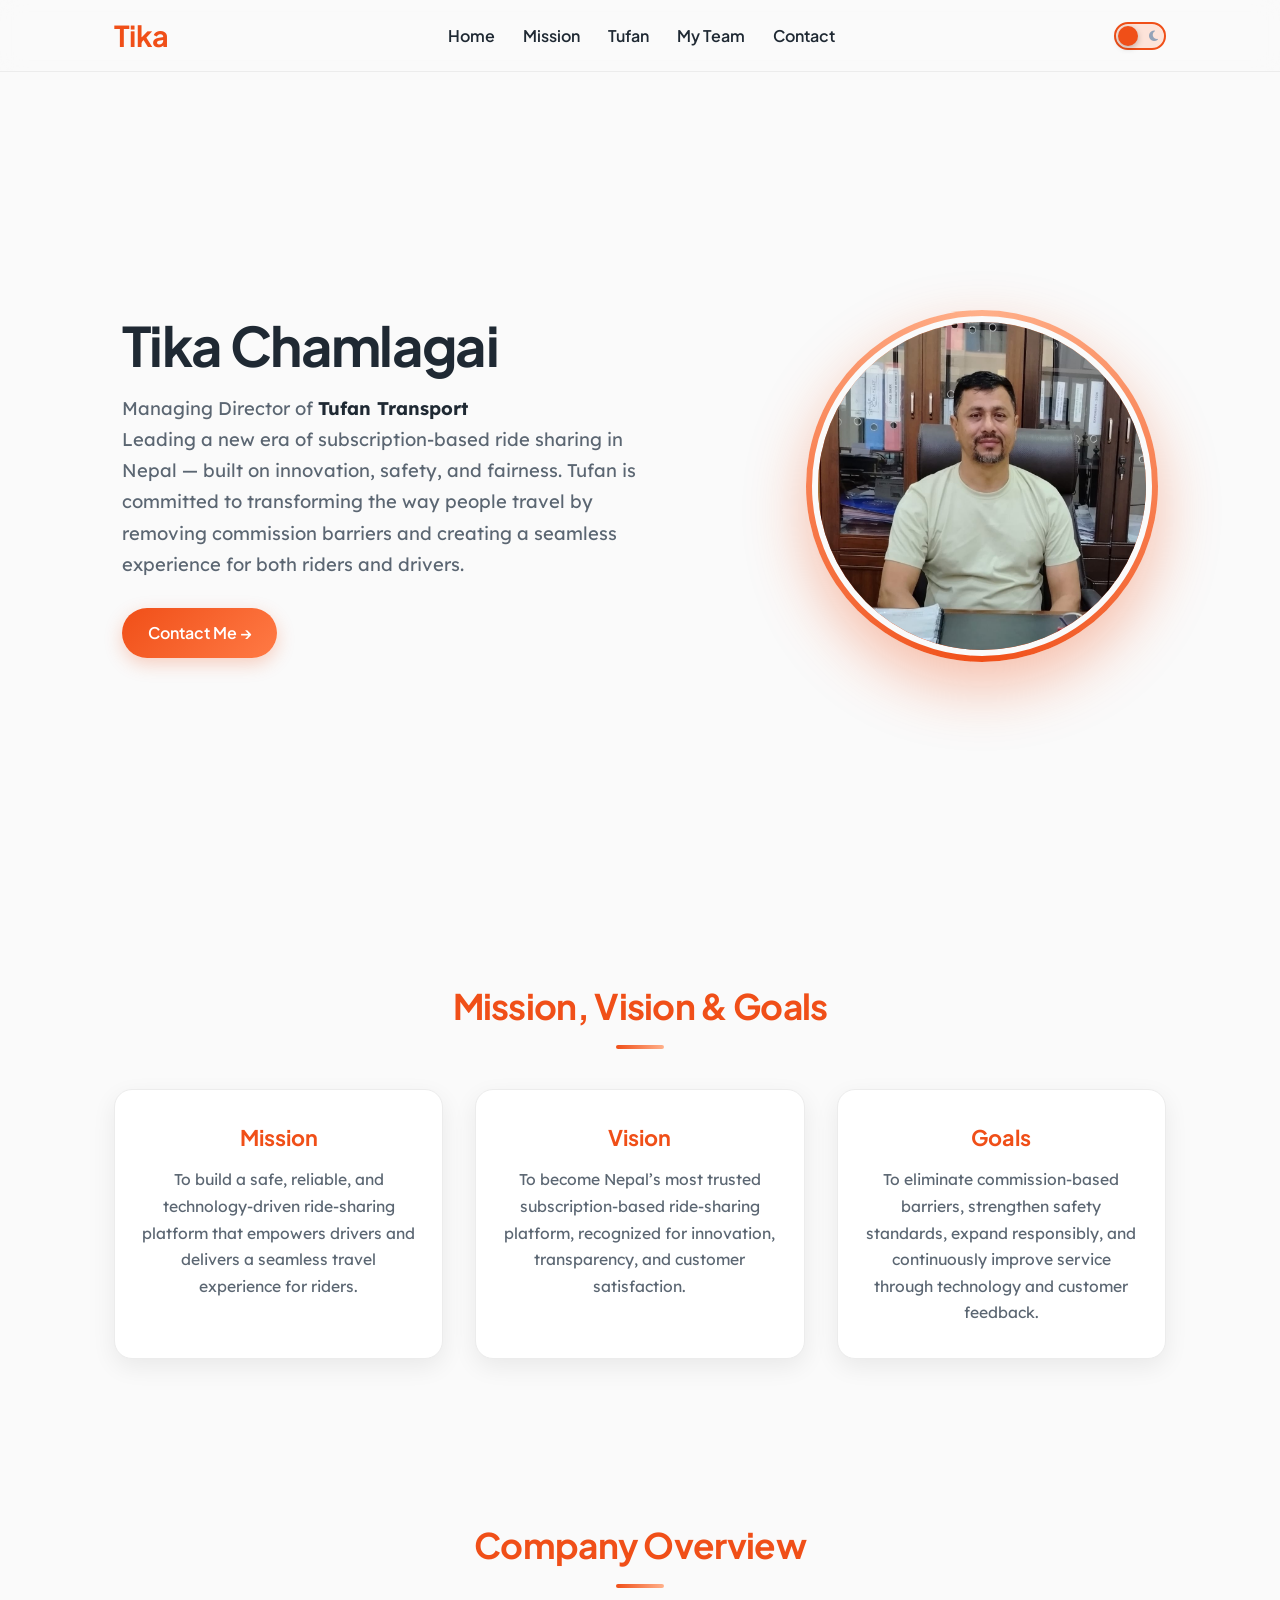
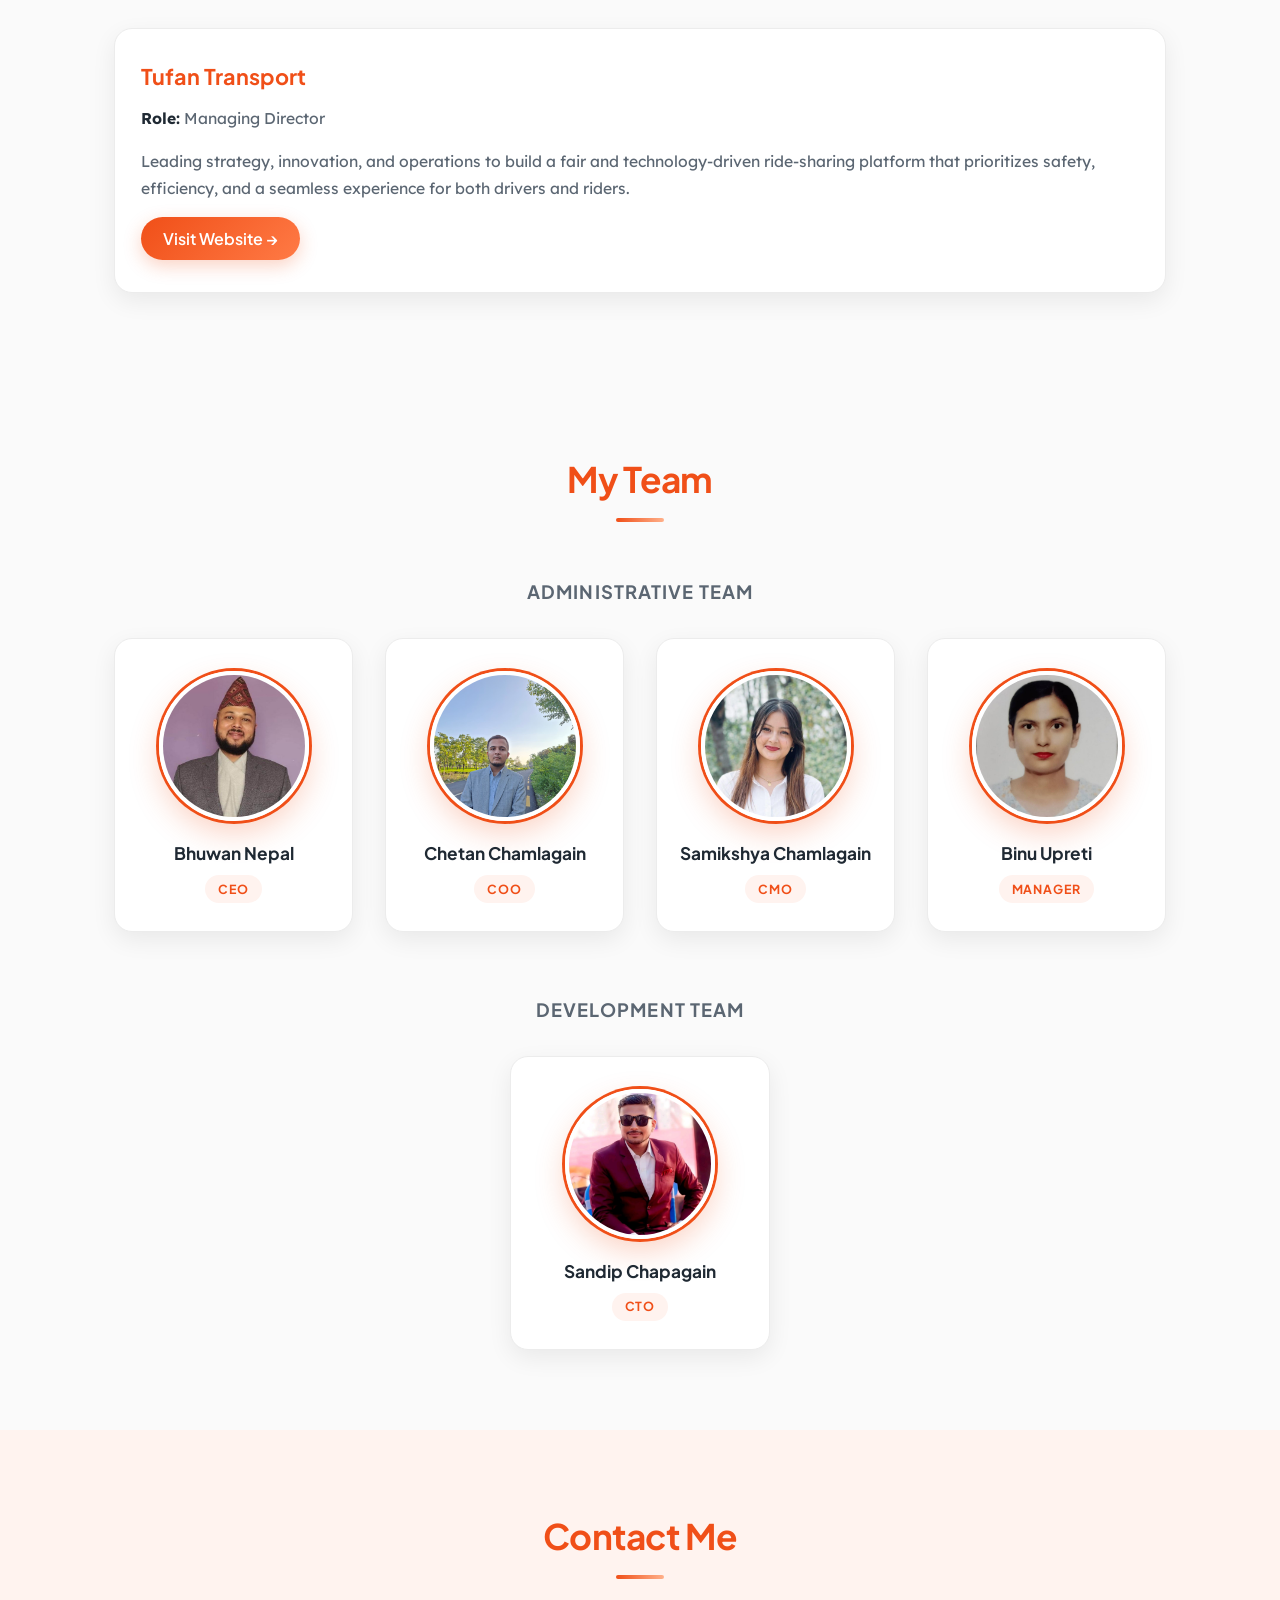
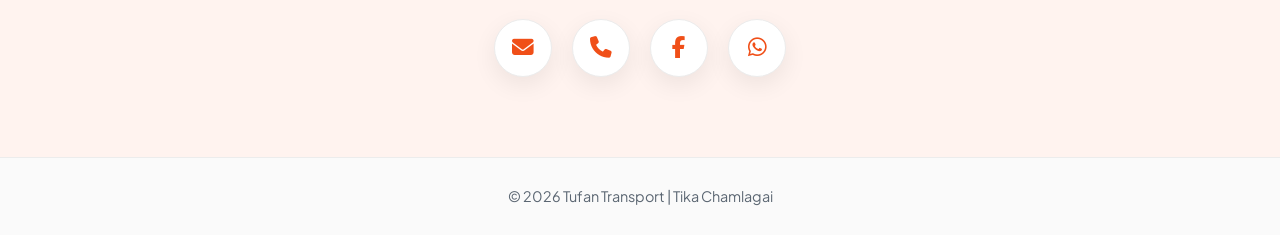
<file: Tikaram-Portfolio/html/index.html>
<!DOCTYPE html>
<html lang="en">
<head>
<meta charset="UTF-8">
<script>try{if(localStorage.getItem("theme")==="dark")document.documentElement.classList.add("dark")}catch(e){}</script>
<meta name="viewport" content="width=device-width, initial-scale=1.0">
<title>Tika Chamlagai | Managing Director</title>
<meta name="description" content="Tika Chamlagai, Managing Director of Tufan Transport, building Nepal's subscription-based ride-sharing platform.">

<link rel="preconnect" href="https://fonts.googleapis.com">
<link rel="preconnect" href="https://fonts.gstatic.com" crossorigin>
<link href="https://fonts.googleapis.com/css2?family=Plus+Jakarta+Sans:wght@400;600;700&family=Lexend:wght@400;500&display=swap" rel="stylesheet">

<link rel="stylesheet" href="https://cdnjs.cloudflare.com/ajax/libs/font-awesome/6.5.0/css/all.min.css">

<link rel="stylesheet" href="../css/style.css">
</head>

<body>

<header>
<nav class="navbar">

<a href="#home" class="logo">Tika</a>

<button class="menu-toggle" id="menu-toggle" type="button" aria-label="Toggle menu" aria-expanded="false" aria-controls="nav-links">
<span></span>
<span></span>
<span></span>
</button>

<ul class="nav-links" id="nav-links">

<li><a href="#home">Home</a></li>
<li><a href="#mission">Mission</a></li>
<li><a href="#admin">Tufan</a></li>
<li><a href="#team">My Team</a></li>
<li><a href="#contact">Contact</a></li>

<!-- MOBILE THEME TOGGLE -->
<li class="mobile-theme">
<div class="theme-toggle" role="button" tabindex="0" aria-label="Toggle dark mode">
<span class="sun"><i class="fas fa-sun"></i></span>
<span class="moon"><i class="fas fa-moon"></i></span>
<div class="toggle-circle"></div>
</div>
</li>

</ul>

<!-- DESKTOP THEME TOGGLE -->
<div class="theme-toggle desktop-toggle" role="button" tabindex="0" aria-label="Toggle dark mode">
<span class="sun"><i class="fas fa-sun"></i></span>
<span class="moon"><i class="fas fa-moon"></i></span>
<div class="toggle-circle"></div>
</div>

</nav>
</header>

<section id="home" class="hero-md">
<div class="hero-content">
<h1>Tika Chamlagai</h1>

<p class="hero-description">
Managing Director of <strong>Tufan Transport</strong><br>Leading a new era of subscription-based ride sharing in Nepal — built on innovation, safety, and fairness.

Tufan is committed to transforming the way people travel by removing commission barriers and creating a seamless experience for both riders and drivers.
</p>

<a href="#contact" class="hero-btn">Contact Me →</a>
</div>

<div class="hero-image">
<img fetchpriority="high" src="../images/tika.jpeg?v=2" alt="Tika Chamlagai">
</div>
</section>

<section id="mission" class="section reveal">

<h2>Mission, Vision & Goals</h2>

<div class="mission-grid">

<div class="mission-card">
<h3>Mission</h3>
<p>To build a safe, reliable, and technology-driven ride-sharing platform that empowers drivers and delivers a seamless travel experience for riders.</p>
</div>

<div class="mission-card">
<h3>Vision</h3>
<p>To become Nepal’s most trusted subscription-based ride-sharing platform, recognized for innovation, transparency, and customer satisfaction.</p>
</div>

<div class="mission-card">
<h3>Goals</h3>
<p>To eliminate commission-based barriers, strengthen safety standards, expand responsibly, and continuously improve service through technology and customer feedback.</p>
</div>

</div>
</section>

<section id="admin" class="section reveal">

<h2>Company Overview</h2>

<div class="admin-grid">

<div class="admin-card">
<h3>Tufan Transport</h3>

<p><strong>Role:</strong> Managing Director</p>

<p>
Leading strategy, innovation, and operations to build a fair and technology-driven ride-sharing platform that prioritizes safety, efficiency, and a seamless experience for both drivers and riders.
</p>

<a href="https://mytufan.com/" target="_blank" rel="noopener" class="admin-btn">Visit Website →</a>

</div>

</div>
</section>

<section id="team" class="section reveal">
  <h2>My Team</h2>

  <!-- Administrative Team -->
  <h3>Administrative Team</h3>
  <div class="team-grid admin-team">
  
    <div class="team-card">
      <a href="bhuwan.html">
        <img src="../images/bhuwan.jpeg?v=2" loading="lazy" alt="Bhuwan Nepal">
        <div class="team-info">
          <h4>Bhuwan Nepal</h4>
          <p>CEO</p>
        </div>
      </a>
    </div>
    <div class="team-card">
      <a href="chetan.html">
        <img src="../images/chetan.jpeg" loading="lazy" alt="Chetan Chamlagain">
        <div class="team-info">
          <h4>Chetan Chamlagain</h4>
          <p>COO</p>
        </div>
      </a>
    </div>
    <div class="team-card">
      <a href="samikshya.html">
        <img src="../images/samikshya.jpeg?v=2" loading="lazy" alt="Samikshya Chamlagain">
        <div class="team-info">
          <h4>Samikshya Chamlagain</h4>
          <p>CMO</p>
        </div>
      </a>
    </div>
    <div class="team-card">
      <a href="binu.html">
        <img src="../images/binu.jpeg?v=2" loading="lazy" alt="Binu Upreti">
        <div class="team-info">
          <h4>Binu Upreti</h4>
          <p>Manager</p>
        </div>
      </a>
    </div>
  </div>

  <!-- Development Team -->
<h3>Development Team</h3>
<div class="team-grid dev-team">
  <div class="team-card">
    <a href="sandip.html">
      <img src="../images/sandip.jpeg?v=2" loading="lazy" alt="Sandip Chapagain">
      <div class="team-info">
        <h4>Sandip Chapagain</h4>
        <p>CTO</p>
      </div>
    </a>
  </div>
</div>
</section>

<section id="contact" class="section alt reveal">

<h2>Contact Me</h2>

<div class="contact-right">

<div class="contact-item">
<a href="mailto:info@mytufan.com" class="contact-icon">
<i class="fas fa-envelope"></i>
</a>
</div>

<div class="contact-item">
<a href="tel:+9779764879895" class="contact-icon">
<i class="fas fa-phone"></i>
</a>
</div>

<div class="contact-item">
<a href="https://www.facebook.com/tika.chamlagai.97067" target="_blank" rel="noopener" class="contact-icon">
<i class="fab fa-facebook-f"></i>
</a>
</div>

<div class="contact-item">
<a href="https://wa.me/9779764879895" target="_blank" rel="noopener" class="contact-icon">
<i class="fab fa-whatsapp"></i>
</a>
</div>

</div>
</section>

<footer>
<p>© 2026 Tufan Transport | Tika Chamlagai</p>
</footer>

<script src="../js/script.js"></script>

</body>
</html>
</file>
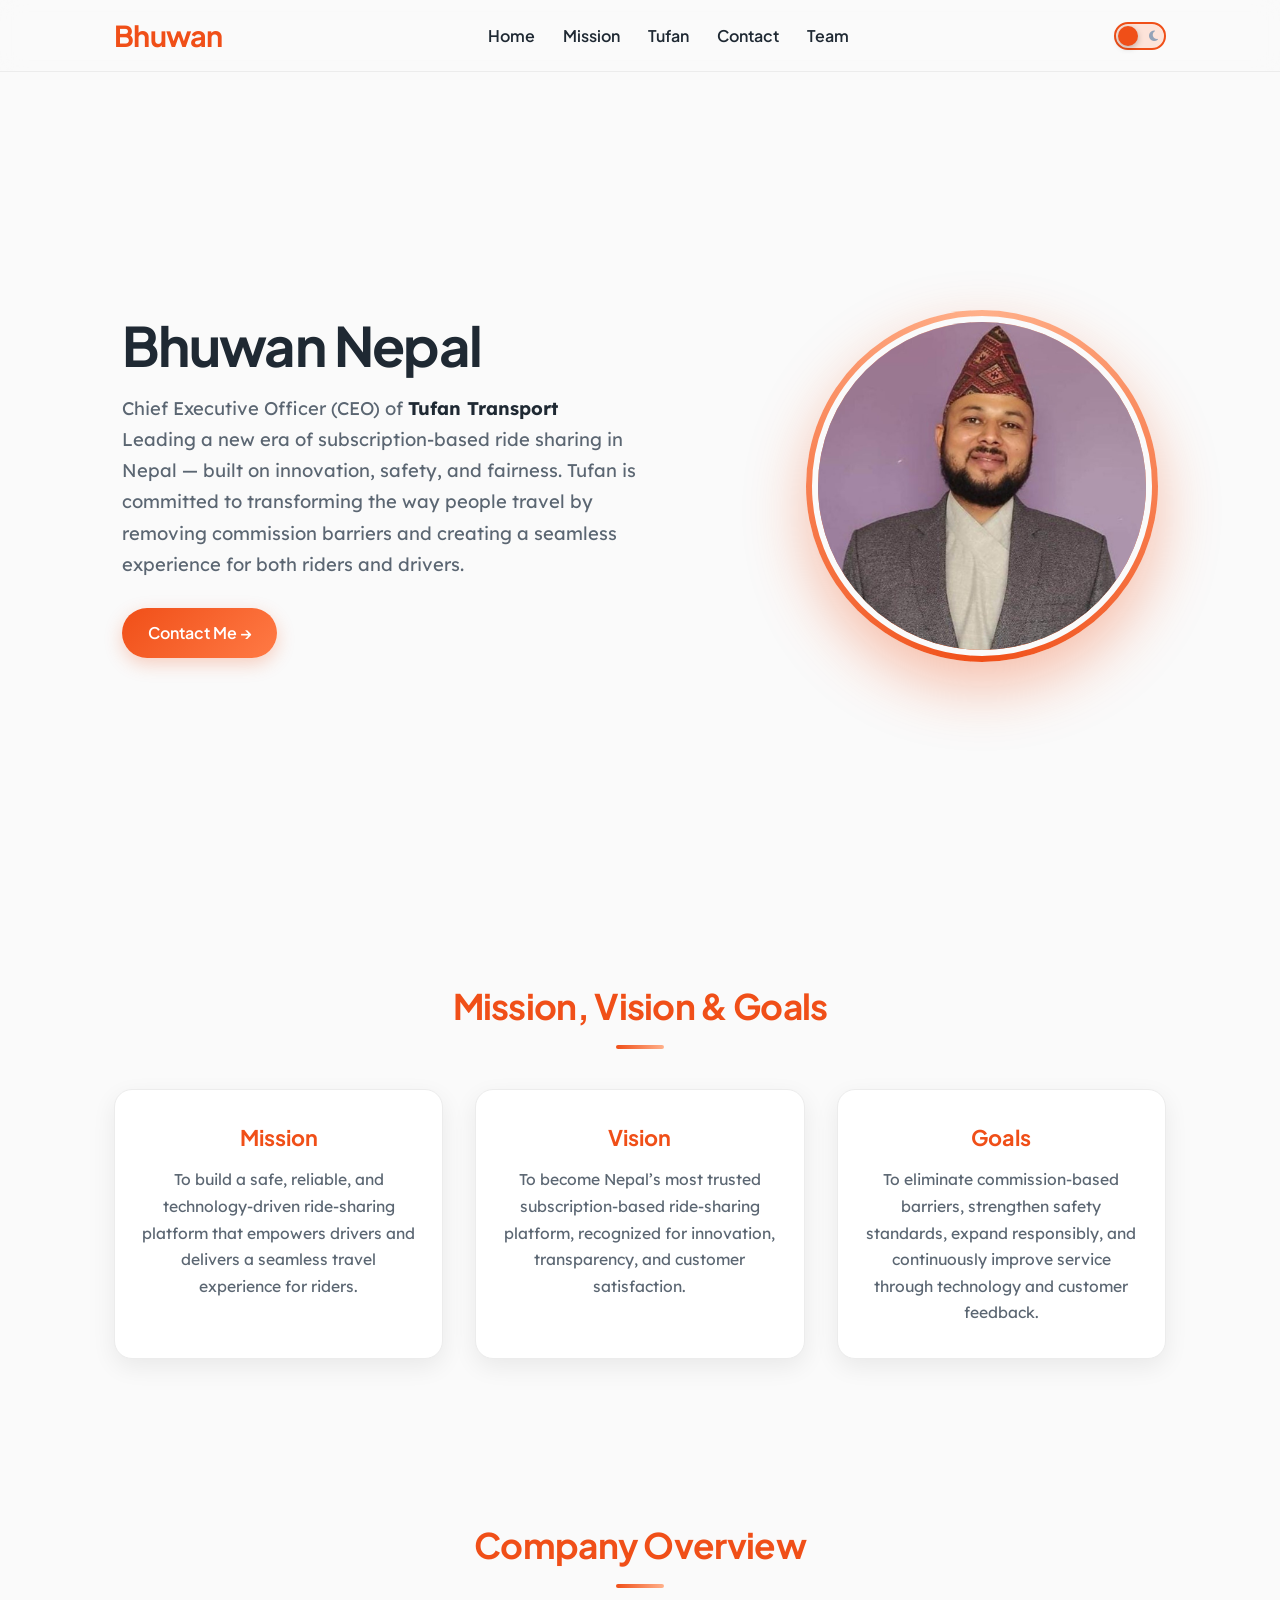
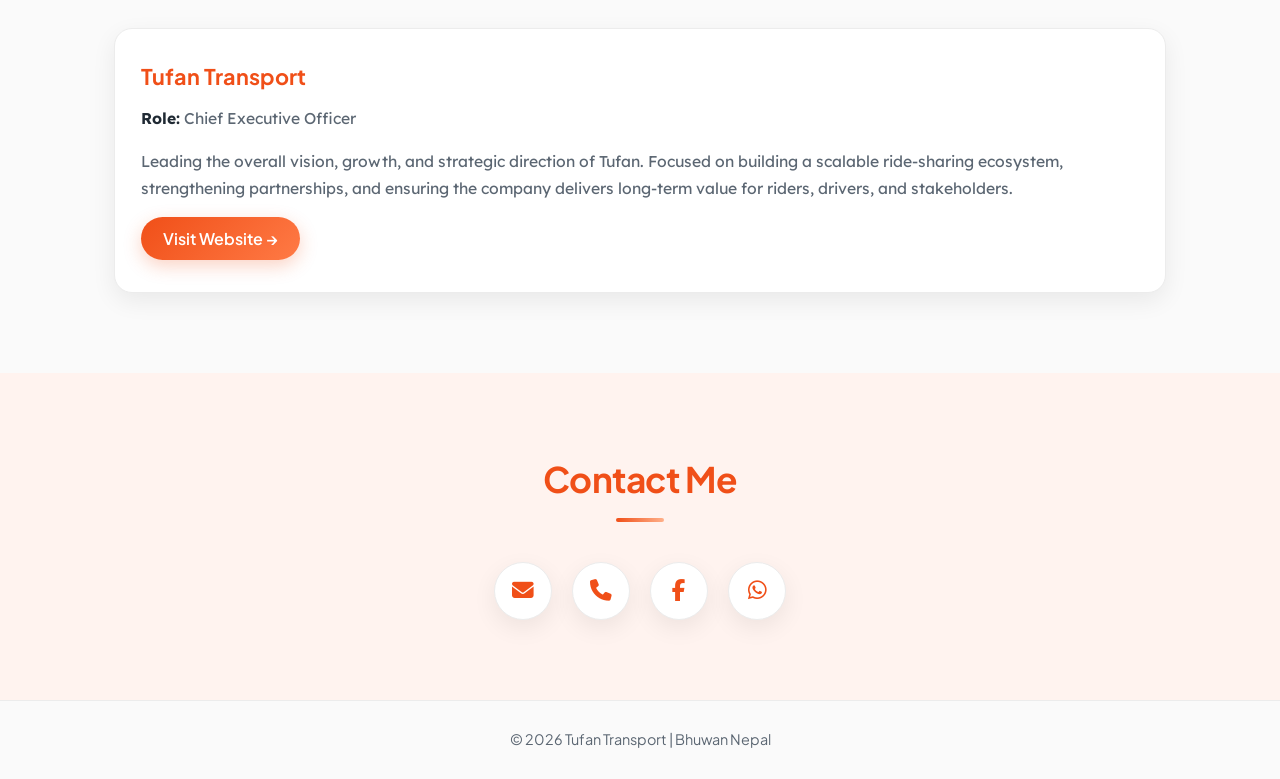
<file: Tikaram-Portfolio/html/bhuwan.html>
<!DOCTYPE html>
<html lang="en">
<head>
<meta charset="UTF-8">
<script>try{if(localStorage.getItem("theme")==="dark")document.documentElement.classList.add("dark")}catch(e){}</script>
<meta name="viewport" content="width=device-width, initial-scale=1.0">
<title>Bhuwan Nepal | CEO</title>

<link rel="preconnect" href="https://fonts.googleapis.com">
<link rel="preconnect" href="https://fonts.gstatic.com" crossorigin>
<link href="https://fonts.googleapis.com/css2?family=Plus+Jakarta+Sans:wght@400;600;700&family=Lexend:wght@400;500&display=swap" rel="stylesheet">

<link rel="stylesheet" href="https://cdnjs.cloudflare.com/ajax/libs/font-awesome/6.5.0/css/all.min.css">

<link rel="stylesheet" href="../css/style.css">
</head>

<body>

<header>
<nav class="navbar">

<a href="#home" class="logo">Bhuwan</a>

<button class="menu-toggle" id="menu-toggle" type="button" aria-label="Toggle menu" aria-expanded="false" aria-controls="nav-links">
<span></span>
<span></span>
<span></span>
</button>

<ul class="nav-links" id="nav-links">

<li><a href="#home">Home</a></li>
<li><a href="#mission">Mission</a></li>
<li><a href="#admin">Tufan</a></li>
<li><a href="#contact">Contact</a></li>
<li><a href="index.html#team">Team</a></li>

<!-- MOBILE THEME TOGGLE -->
<li class="mobile-theme">
<div class="theme-toggle" role="button" tabindex="0" aria-label="Toggle dark mode">
<span class="sun"><i class="fas fa-sun"></i></span>
<span class="moon"><i class="fas fa-moon"></i></span>
<div class="toggle-circle"></div>
</div>
</li>

</ul>

<!-- DESKTOP THEME TOGGLE -->
<div class="theme-toggle desktop-toggle" role="button" tabindex="0" aria-label="Toggle dark mode">
<span class="sun"><i class="fas fa-sun"></i></span>
<span class="moon"><i class="fas fa-moon"></i></span>
<div class="toggle-circle"></div>
</div>

</nav>
</header>

<section id="home" class="hero-md">
<div class="hero-content">
<h1>Bhuwan Nepal</h1>

<p class="hero-description">
Chief Executive Officer (CEO) of <strong>Tufan Transport</strong><br>Leading a new era of subscription-based ride sharing in Nepal — built on innovation, safety, and fairness.

Tufan is committed to transforming the way people travel by removing commission barriers and creating a seamless experience for both riders and drivers.
</p>

<a href="#contact" class="hero-btn">Contact Me →</a>
</div>

<div class="hero-image">
<img fetchpriority="high" src="../images/bhuwan.jpeg?v=2" alt="Bhuwan Nepal">
</div>
</section>

<section id="mission" class="section reveal">

<h2>Mission, Vision & Goals</h2>

<div class="mission-grid">

<div class="mission-card">
<h3>Mission</h3>
<p>To build a safe, reliable, and technology-driven ride-sharing platform that empowers drivers and delivers a seamless travel experience for riders.</p>
</div>

<div class="mission-card">
<h3>Vision</h3>
<p>To become Nepal’s most trusted subscription-based ride-sharing platform, recognized for innovation, transparency, and customer satisfaction.</p>
</div>

<div class="mission-card">
<h3>Goals</h3>
<p>To eliminate commission-based barriers, strengthen safety standards, expand responsibly, and continuously improve service through technology and customer feedback.</p>
</div>

</div>
</section>

<section id="admin" class="section reveal">

<h2>Company Overview</h2>

<div class="admin-grid">

<div class="admin-card">
<h3>Tufan Transport</h3>

<p><strong>Role:</strong> Chief Executive Officer</p>

<p>
Leading the overall vision, growth, and strategic direction of Tufan. Focused on building a scalable ride-sharing ecosystem, strengthening partnerships, and ensuring the company delivers long-term value for riders, drivers, and stakeholders.
</p>

<a href="https://mytufan.com/" target="_blank" rel="noopener" class="admin-btn">Visit Website →</a>

</div>

</div>
</section>


<section id="contact" class="section alt reveal">

<h2>Contact Me</h2>

<div class="contact-right">

<div class="contact-item">
<a href="mailto:bhuwan@mytufan.com" class="contact-icon">
<i class="fas fa-envelope"></i>
</a>
</div>

<div class="contact-item">
<a href="tel:+9779767781922" class="contact-icon">
<i class="fas fa-phone"></i>
</a>
</div>

<div class="contact-item">
<a href="https://www.facebook.com/profile.php?id=61574556690121" target="_blank" rel="noopener" class="contact-icon">
<i class="fab fa-facebook-f"></i>
</a>
</div>

<div class="contact-item">
<a href="https://wa.me/9779767781922" target="_blank" rel="noopener" class="contact-icon">
<i class="fab fa-whatsapp"></i>
</a>
</div>

</div>
</section>

<footer>
<p>© 2026 Tufan Transport | Bhuwan Nepal</p>
</footer>

<script src="../js/script.js"></script>

</body>
</html>
</file>
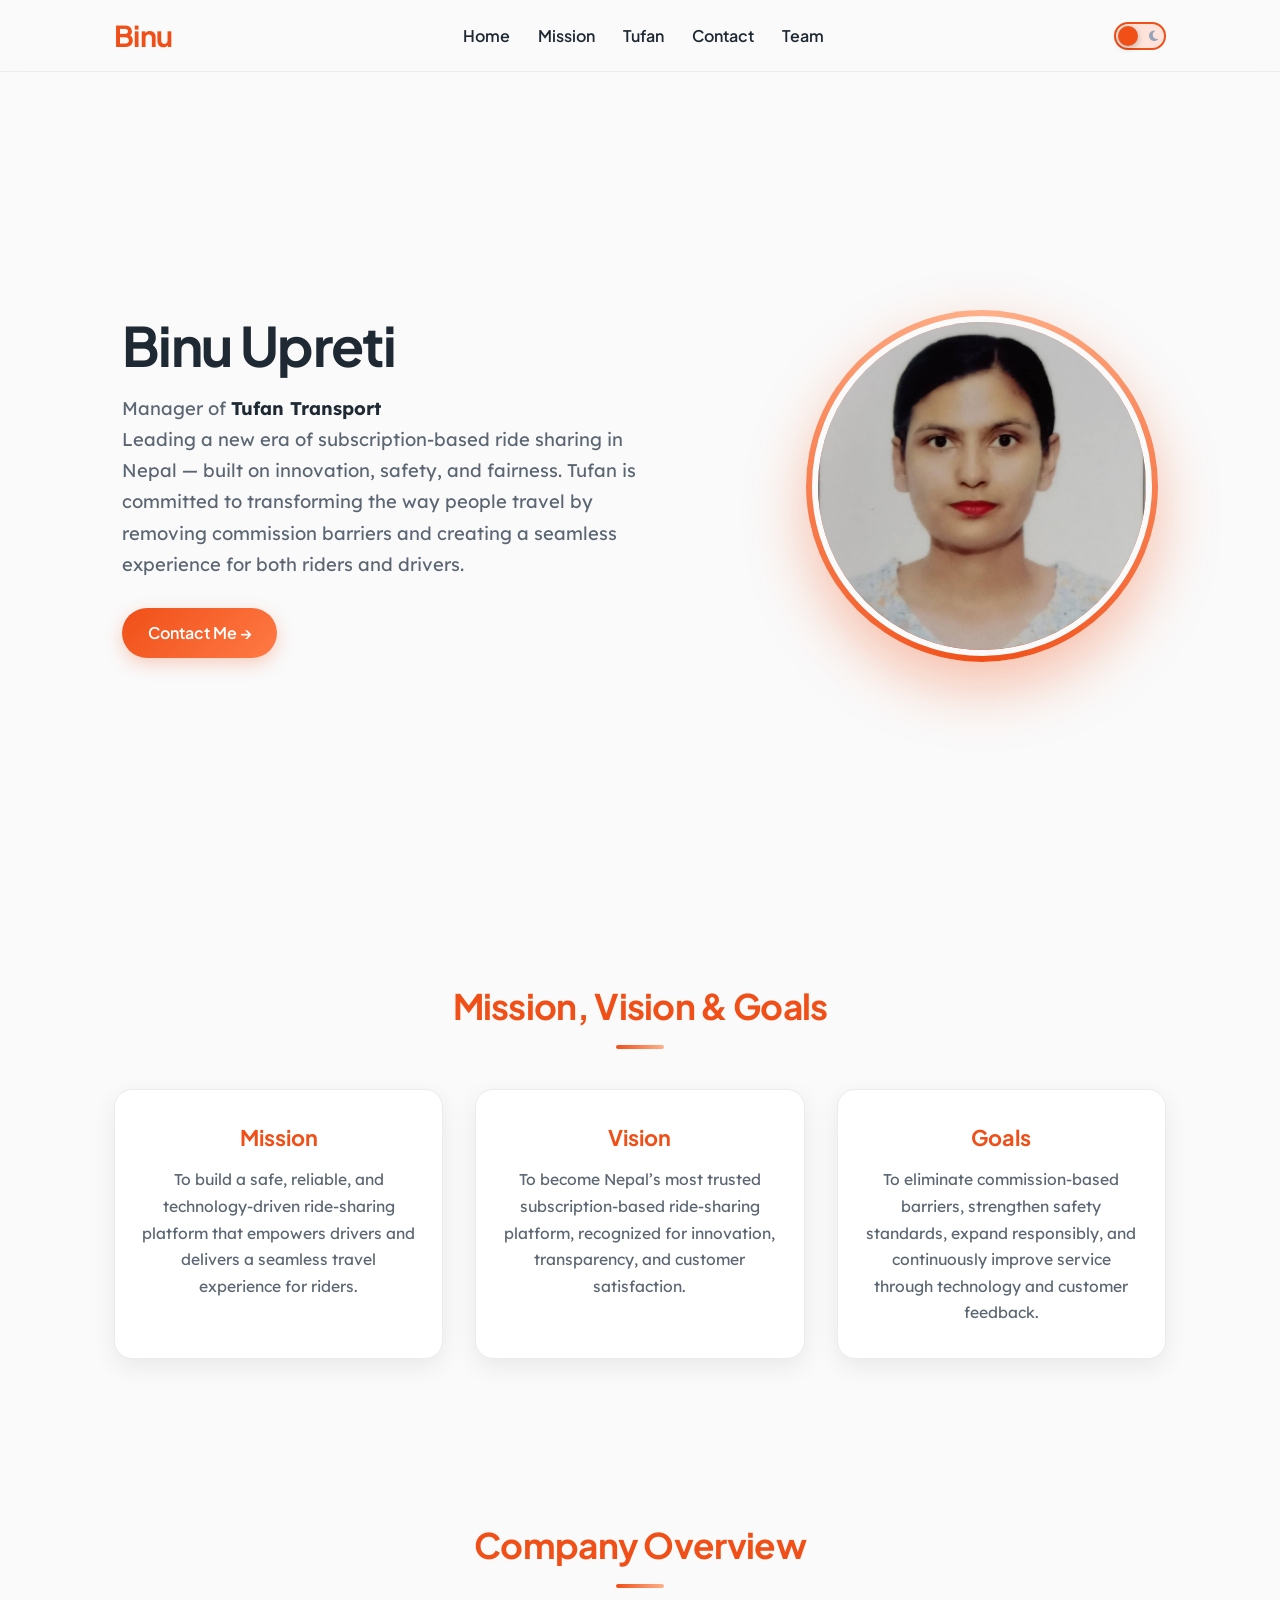
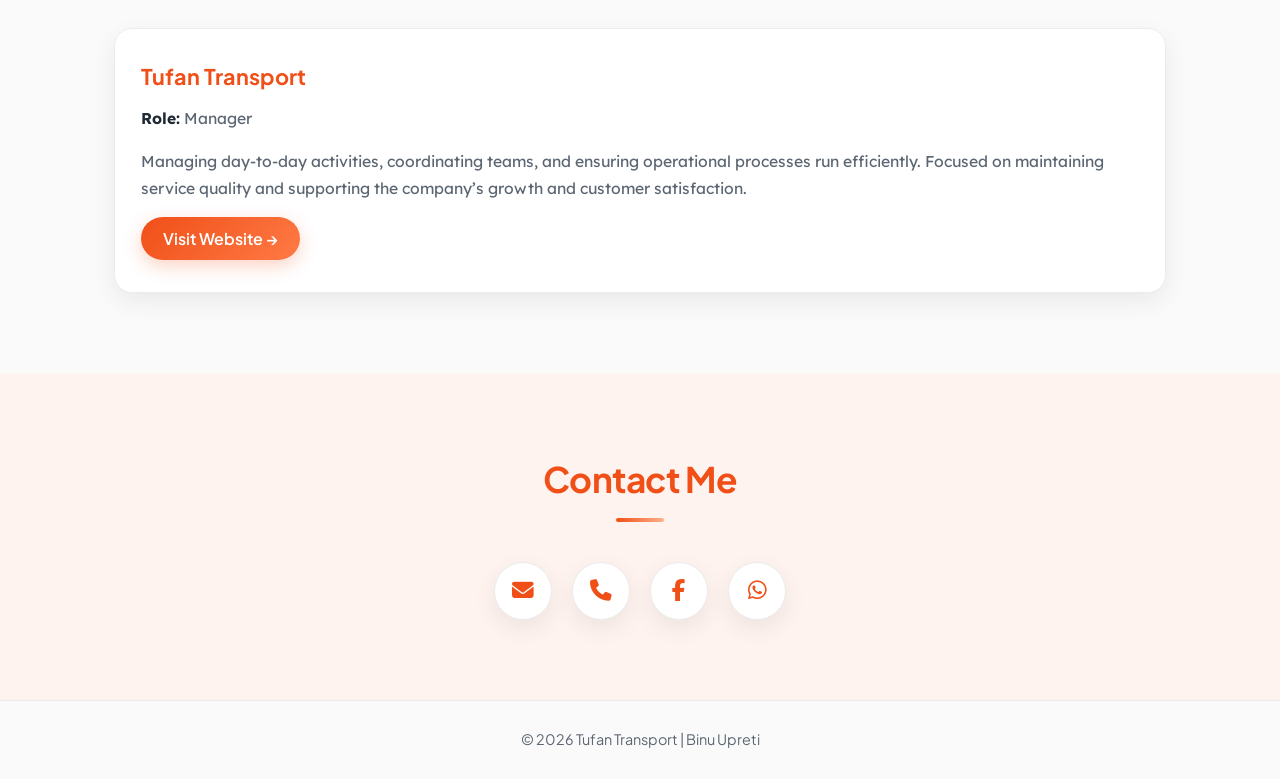
<file: Tikaram-Portfolio/html/binu.html>
<!DOCTYPE html>
<html lang="en">
<head>
<meta charset="UTF-8">
<script>try{if(localStorage.getItem("theme")==="dark")document.documentElement.classList.add("dark")}catch(e){}</script>
<meta name="viewport" content="width=device-width, initial-scale=1.0">
<title>Binu Upreti | Manager</title>

<link rel="preconnect" href="https://fonts.googleapis.com">
<link rel="preconnect" href="https://fonts.gstatic.com" crossorigin>
<link href="https://fonts.googleapis.com/css2?family=Plus+Jakarta+Sans:wght@400;600;700&family=Lexend:wght@400;500&display=swap" rel="stylesheet">

<link rel="stylesheet" href="https://cdnjs.cloudflare.com/ajax/libs/font-awesome/6.5.0/css/all.min.css">

<link rel="stylesheet" href="../css/style.css">
</head>

<body>

<header>
<nav class="navbar">

<a href="#home" class="logo">Binu</a>

<button class="menu-toggle" id="menu-toggle" type="button" aria-label="Toggle menu" aria-expanded="false" aria-controls="nav-links">
<span></span>
<span></span>
<span></span>
</button>

<ul class="nav-links" id="nav-links">

<li><a href="#home">Home</a></li>
<li><a href="#mission">Mission</a></li>
<li><a href="#admin">Tufan</a></li>
<li><a href="#contact">Contact</a></li>
<li><a href="index.html#team">Team</a></li>

<!-- MOBILE THEME TOGGLE -->
<li class="mobile-theme">
<div class="theme-toggle" role="button" tabindex="0" aria-label="Toggle dark mode">
<span class="sun"><i class="fas fa-sun"></i></span>
<span class="moon"><i class="fas fa-moon"></i></span>
<div class="toggle-circle"></div>
</div>
</li>

</ul>

<!-- DESKTOP THEME TOGGLE -->
<div class="theme-toggle desktop-toggle" role="button" tabindex="0" aria-label="Toggle dark mode">
<span class="sun"><i class="fas fa-sun"></i></span>
<span class="moon"><i class="fas fa-moon"></i></span>
<div class="toggle-circle"></div>
</div>

</nav>
</header>

<section id="home" class="hero-md">
<div class="hero-content">
<h1>Binu Upreti</h1>

<p class="hero-description">
Manager of <strong>Tufan Transport</strong><br>Leading a new era of subscription-based ride sharing in Nepal — built on innovation, safety, and fairness.

Tufan is committed to transforming the way people travel by removing commission barriers and creating a seamless experience for both riders and drivers.
</p>

<a href="#contact" class="hero-btn">Contact Me →</a>
</div>

<div class="hero-image">
<img fetchpriority="high" src="../images/binu.jpeg?v=2" alt="Binu Upreti">
</div>
</section>

<section id="mission" class="section reveal">

<h2>Mission, Vision & Goals</h2>

<div class="mission-grid">

<div class="mission-card">
<h3>Mission</h3>
<p>To build a safe, reliable, and technology-driven ride-sharing platform that empowers drivers and delivers a seamless travel experience for riders.</p>
</div>

<div class="mission-card">
<h3>Vision</h3>
<p>To become Nepal’s most trusted subscription-based ride-sharing platform, recognized for innovation, transparency, and customer satisfaction.</p>
</div>

<div class="mission-card">
<h3>Goals</h3>
<p>To eliminate commission-based barriers, strengthen safety standards, expand responsibly, and continuously improve service through technology and customer feedback.</p>
</div>

</div>
</section>

<section id="admin" class="section reveal">

<h2>Company Overview</h2>

<div class="admin-grid">

<div class="admin-card">
<h3>Tufan Transport</h3>

<p><strong>Role:</strong> Manager</p>

<p>
Managing day-to-day activities, coordinating teams, and ensuring operational processes run efficiently. Focused on maintaining service quality and supporting the company’s growth and customer satisfaction.
</p>

<a href="https://mytufan.com/" target="_blank" rel="noopener" class="admin-btn">Visit Website →</a>

</div>

</div>
</section>


<section id="contact" class="section alt reveal">

<h2>Contact Me</h2>

<div class="contact-right">

<div class="contact-item">
<a href="mailto:binu@mytufan.com" class="contact-icon">
<i class="fas fa-envelope"></i>
</a>
</div>

<div class="contact-item">
<a href="tel:+9779764879897" class="contact-icon">
<i class="fas fa-phone"></i>
</a>
</div>

<div class="contact-item">
<a href="https://www.facebook.com/profile.php?id=61574556690121" target="_blank" rel="noopener" class="contact-icon">
<i class="fab fa-facebook-f"></i>
</a>
</div>

<div class="contact-item">
<a href="https://wa.me/9779764879897" target="_blank" rel="noopener" class="contact-icon">
<i class="fab fa-whatsapp"></i>
</a>
</div>

</div>
</section>

<footer>
<p>© 2026 Tufan Transport | Binu Upreti</p>
</footer>

<script src="../js/script.js"></script>

</body>
</html>
</file>
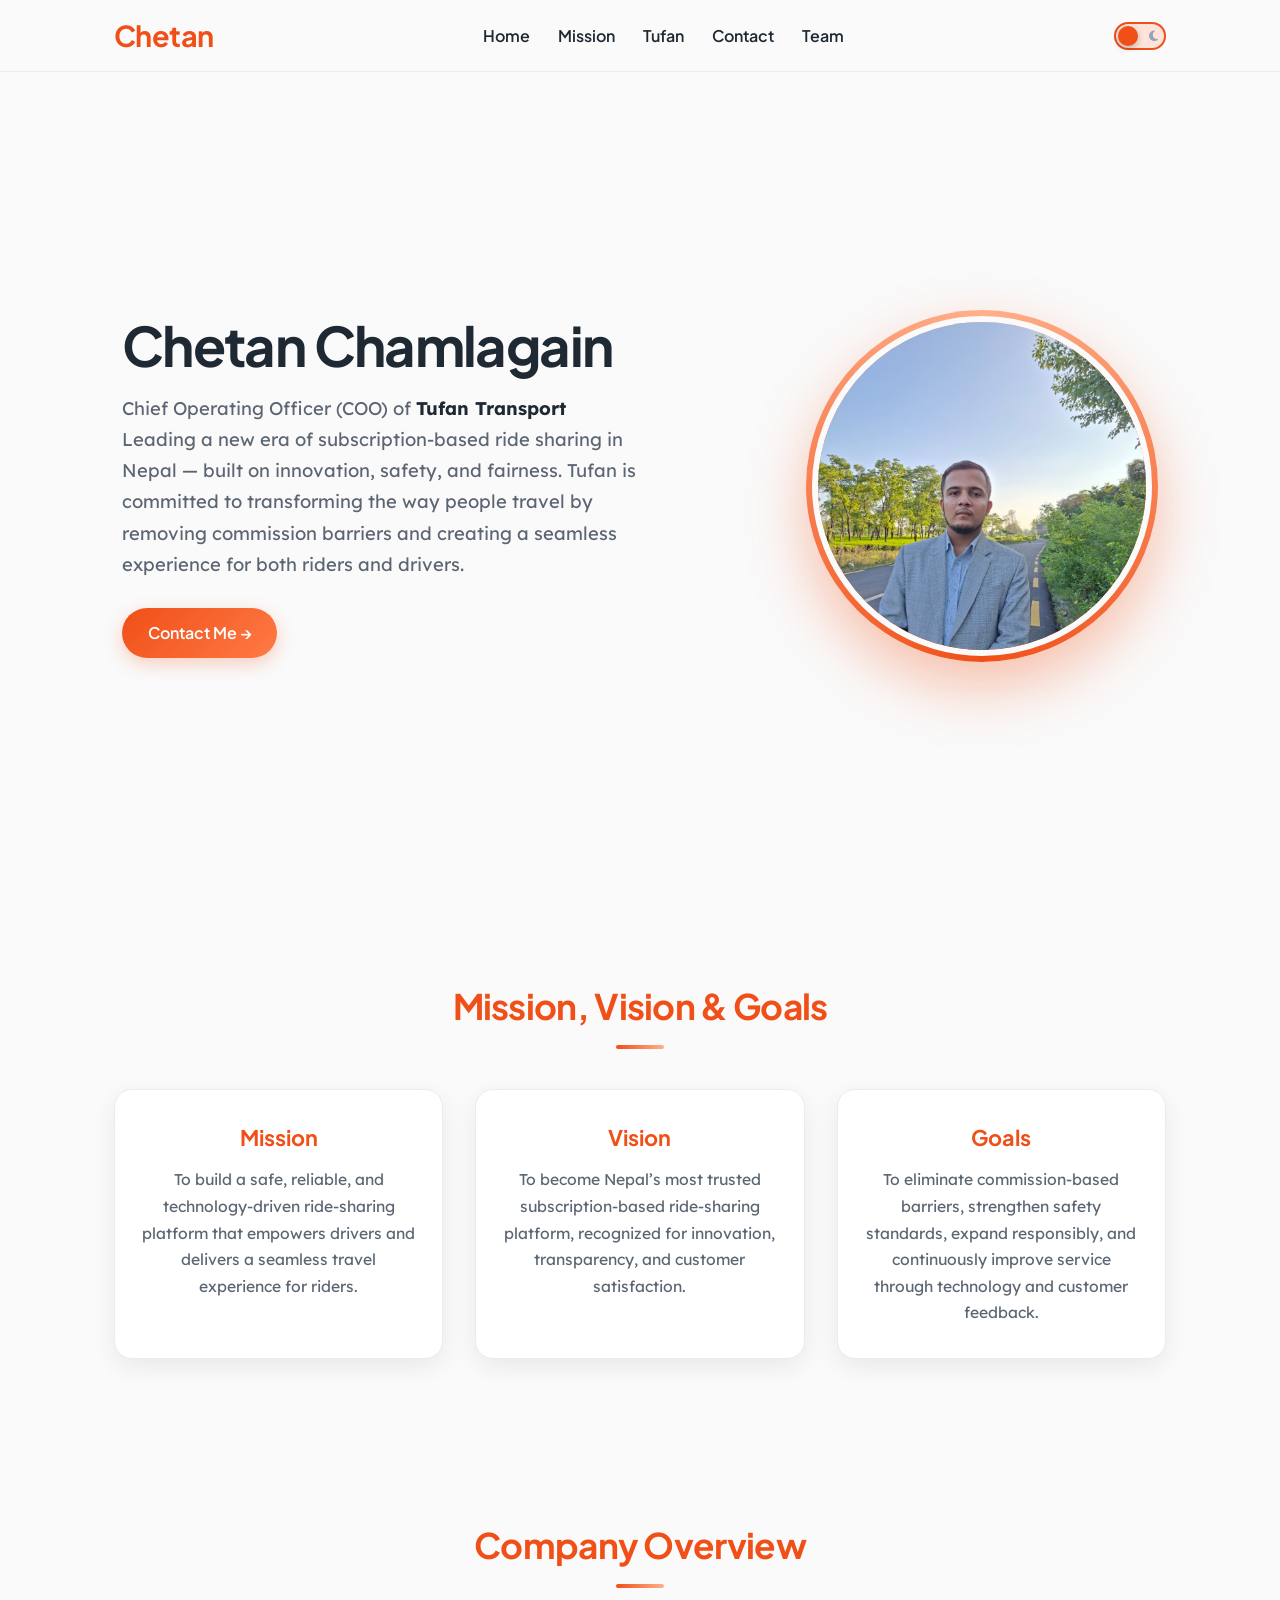
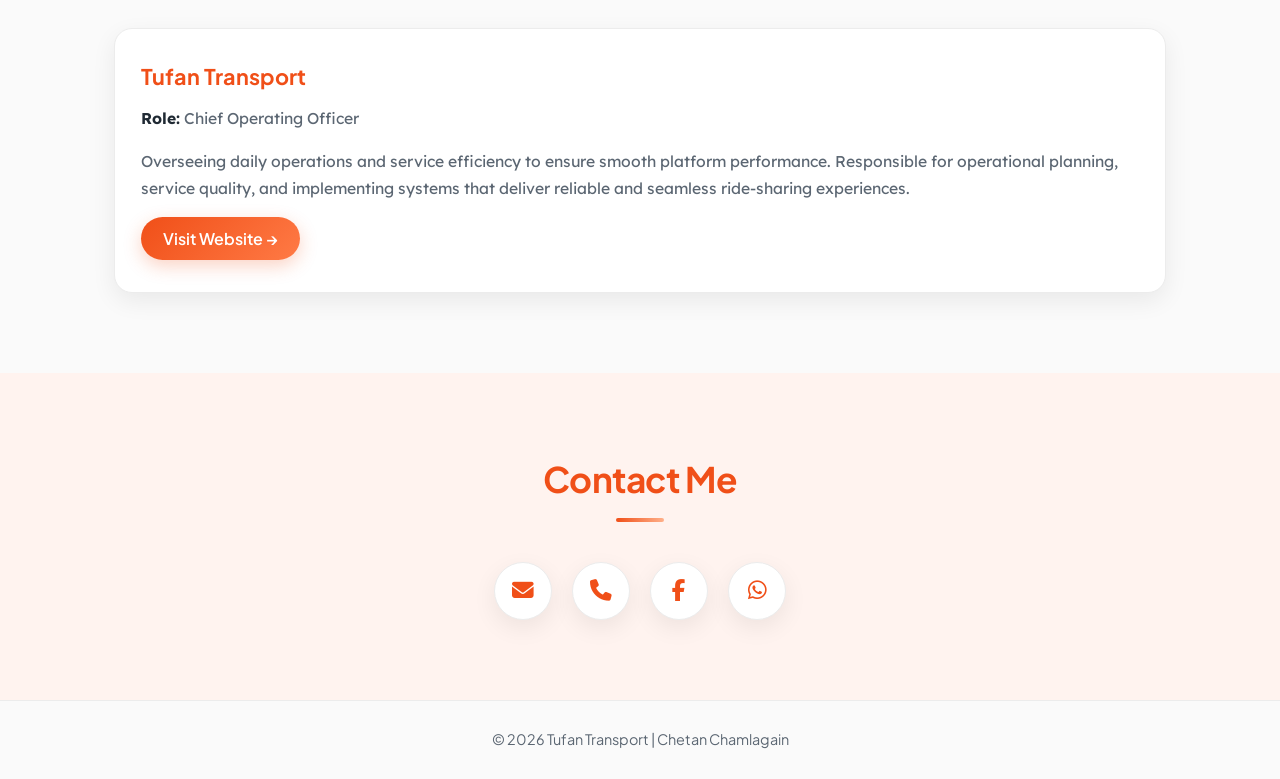
<file: Tikaram-Portfolio/html/chetan.html>
<!DOCTYPE html>
<html lang="en">
<head>
<meta charset="UTF-8">
<script>try{if(localStorage.getItem("theme")==="dark")document.documentElement.classList.add("dark")}catch(e){}</script>
<meta name="viewport" content="width=device-width, initial-scale=1.0">
<title>Chetan Chamlagain | COO</title>

<link rel="preconnect" href="https://fonts.googleapis.com">
<link rel="preconnect" href="https://fonts.gstatic.com" crossorigin>
<link href="https://fonts.googleapis.com/css2?family=Plus+Jakarta+Sans:wght@400;600;700&family=Lexend:wght@400;500&display=swap" rel="stylesheet">

<link rel="stylesheet" href="https://cdnjs.cloudflare.com/ajax/libs/font-awesome/6.5.0/css/all.min.css">

<link rel="stylesheet" href="../css/style.css">
</head>

<body>

<header>
<nav class="navbar">

<a href="#home" class="logo">Chetan</a>

<button class="menu-toggle" id="menu-toggle" type="button" aria-label="Toggle menu" aria-expanded="false" aria-controls="nav-links">
<span></span>
<span></span>
<span></span>
</button>

<ul class="nav-links" id="nav-links">

<li><a href="#home">Home</a></li>
<li><a href="#mission">Mission</a></li>
<li><a href="#admin">Tufan</a></li>
<li><a href="#contact">Contact</a></li>
<li><a href="index.html#team">Team</a></li>

<!-- MOBILE THEME TOGGLE -->
<li class="mobile-theme">
<div class="theme-toggle" role="button" tabindex="0" aria-label="Toggle dark mode">
<span class="sun"><i class="fas fa-sun"></i></span>
<span class="moon"><i class="fas fa-moon"></i></span>
<div class="toggle-circle"></div>
</div>
</li>

</ul>

<!-- DESKTOP THEME TOGGLE -->
<div class="theme-toggle desktop-toggle" role="button" tabindex="0" aria-label="Toggle dark mode">
<span class="sun"><i class="fas fa-sun"></i></span>
<span class="moon"><i class="fas fa-moon"></i></span>
<div class="toggle-circle"></div>
</div>

</nav>
</header>

<section id="home" class="hero-md">
<div class="hero-content">
<h1>Chetan Chamlagain</h1>

<p class="hero-description">
Chief Operating Officer (COO) of <strong>Tufan Transport</strong><br>Leading a new era of subscription-based ride sharing in Nepal — built on innovation, safety, and fairness.

Tufan is committed to transforming the way people travel by removing commission barriers and creating a seamless experience for both riders and drivers.
</p>

<a href="#contact" class="hero-btn">Contact Me →</a>
</div>

<div class="hero-image">
<img fetchpriority="high" src="../images/chetan.jpeg" alt="Chetan Chamlagain">
</div>
</section>

<section id="mission" class="section reveal">

<h2>Mission, Vision & Goals</h2>

<div class="mission-grid">

<div class="mission-card">
<h3>Mission</h3>
<p>To build a safe, reliable, and technology-driven ride-sharing platform that empowers drivers and delivers a seamless travel experience for riders.</p>
</div>

<div class="mission-card">
<h3>Vision</h3>
<p>To become Nepal’s most trusted subscription-based ride-sharing platform, recognized for innovation, transparency, and customer satisfaction.</p>
</div>

<div class="mission-card">
<h3>Goals</h3>
<p>To eliminate commission-based barriers, strengthen safety standards, expand responsibly, and continuously improve service through technology and customer feedback.</p>
</div>

</div>
</section>

<section id="admin" class="section reveal">

<h2>Company Overview</h2>

<div class="admin-grid">

<div class="admin-card">
<h3>Tufan Transport</h3>

<p><strong>Role:</strong> Chief Operating Officer</p>

<p>
Overseeing daily operations and service efficiency to ensure smooth platform performance. Responsible for operational planning, service quality, and implementing systems that deliver reliable and seamless ride-sharing experiences.
</p>

<a href="https://mytufan.com/" target="_blank" rel="noopener" class="admin-btn">Visit Website →</a>

</div>

</div>
</section>


<section id="contact" class="section alt reveal">

<h2>Contact Me</h2>

<div class="contact-right">

<div class="contact-item">
<a href="mailto:chetan@mytufan.com" class="contact-icon">
<i class="fas fa-envelope"></i>
</a>
</div>

<div class="contact-item">
<a href="tel:+9779764879898" class="contact-icon">
<i class="fas fa-phone"></i>
</a>
</div>

<div class="contact-item">
<a href="https://www.facebook.com/profile.php?id=61574556690121" target="_blank" rel="noopener" class="contact-icon">
<i class="fab fa-facebook-f"></i>
</a>
</div>

<div class="contact-item">
<a href="https://wa.me/9779764879898" target="_blank" rel="noopener" class="contact-icon">
<i class="fab fa-whatsapp"></i>
</a>
</div>

</div>
</section>

<footer>
<p>© 2026 Tufan Transport | Chetan Chamlagain</p>
</footer>

<script src="../js/script.js"></script>

</body>
</html>
</file>
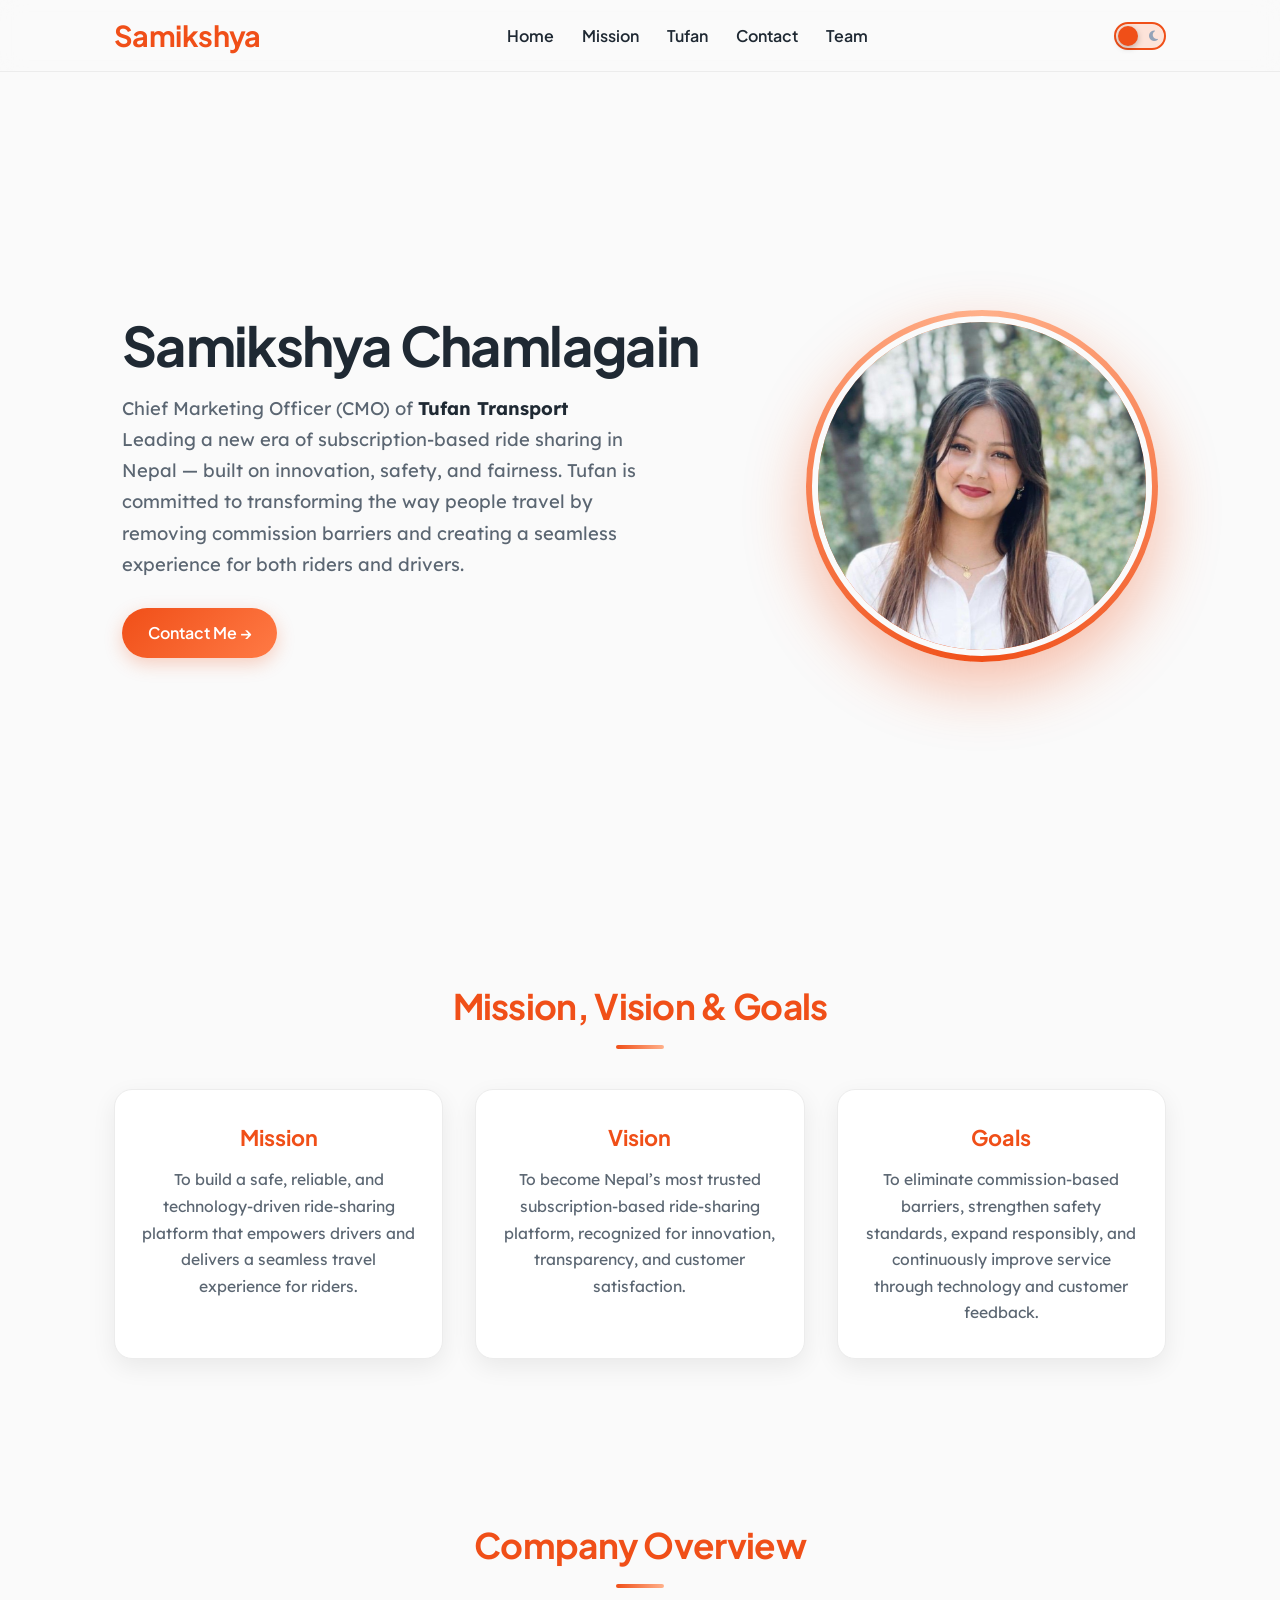
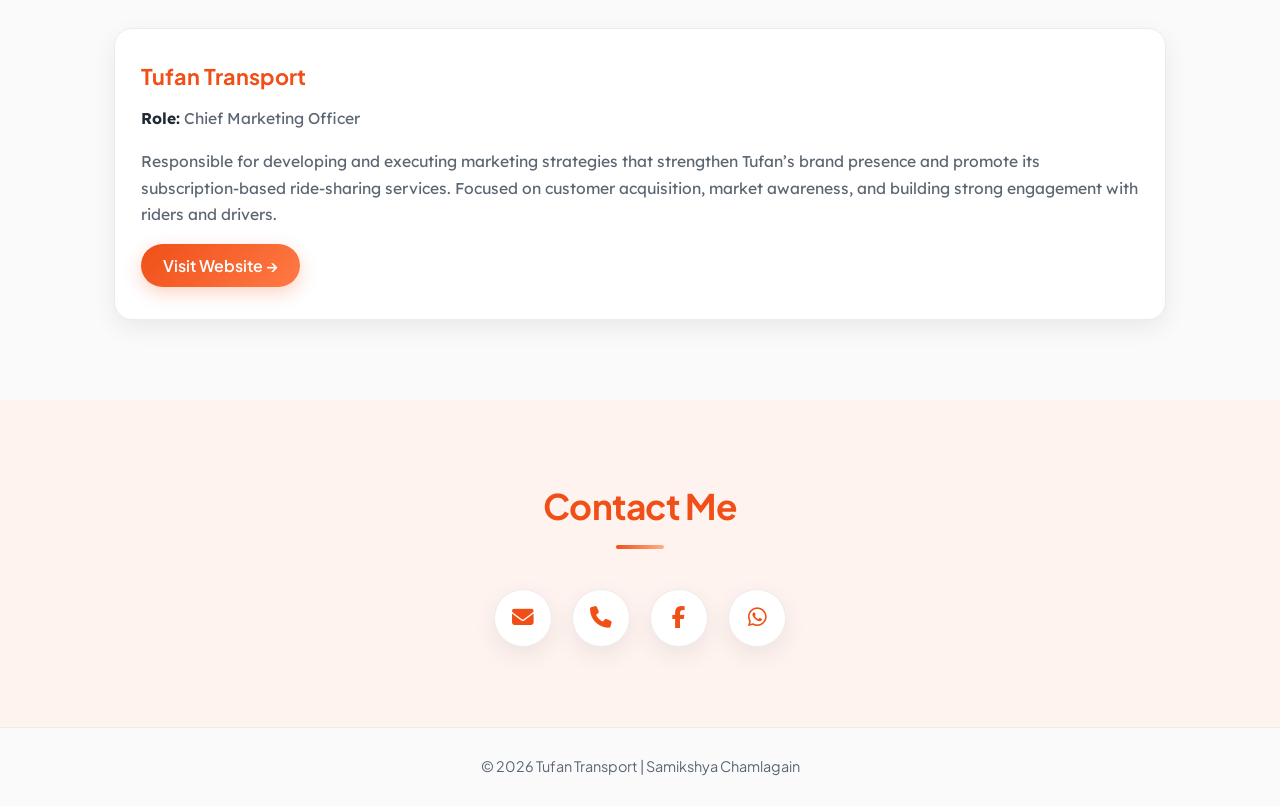
<file: Tikaram-Portfolio/html/samikshya.html>
<!DOCTYPE html>
<html lang="en">
<head>
<meta charset="UTF-8">
<script>try{if(localStorage.getItem("theme")==="dark")document.documentElement.classList.add("dark")}catch(e){}</script>
<meta name="viewport" content="width=device-width, initial-scale=1.0">
<title>Samikshya Chamlagain | CMO</title>

<link rel="preconnect" href="https://fonts.googleapis.com">
<link rel="preconnect" href="https://fonts.gstatic.com" crossorigin>
<link href="https://fonts.googleapis.com/css2?family=Plus+Jakarta+Sans:wght@400;600;700&family=Lexend:wght@400;500&display=swap" rel="stylesheet">

<link rel="stylesheet" href="https://cdnjs.cloudflare.com/ajax/libs/font-awesome/6.5.0/css/all.min.css">

<link rel="stylesheet" href="../css/style.css">
</head>

<body>

<header>
<nav class="navbar">

<a href="#home" class="logo">Samikshya</a>

<button class="menu-toggle" id="menu-toggle" type="button" aria-label="Toggle menu" aria-expanded="false" aria-controls="nav-links">
<span></span>
<span></span>
<span></span>
</button>

<ul class="nav-links" id="nav-links">

<li><a href="#home">Home</a></li>
<li><a href="#mission">Mission</a></li>
<li><a href="#admin">Tufan</a></li>
<li><a href="#contact">Contact</a></li>
<li><a href="index.html#team">Team</a></li>

<!-- MOBILE THEME TOGGLE -->
<li class="mobile-theme">
<div class="theme-toggle" role="button" tabindex="0" aria-label="Toggle dark mode">
<span class="sun"><i class="fas fa-sun"></i></span>
<span class="moon"><i class="fas fa-moon"></i></span>
<div class="toggle-circle"></div>
</div>
</li>

</ul>

<!-- DESKTOP THEME TOGGLE -->
<div class="theme-toggle desktop-toggle" role="button" tabindex="0" aria-label="Toggle dark mode">
<span class="sun"><i class="fas fa-sun"></i></span>
<span class="moon"><i class="fas fa-moon"></i></span>
<div class="toggle-circle"></div>
</div>

</nav>
</header>

<section id="home" class="hero-md">
<div class="hero-content">
<h1>Samikshya Chamlagain</h1>

<p class="hero-description">
Chief Marketing Officer (CMO) of <strong>Tufan Transport</strong><br>Leading a new era of subscription-based ride sharing in Nepal — built on innovation, safety, and fairness.

Tufan is committed to transforming the way people travel by removing commission barriers and creating a seamless experience for both riders and drivers.
</p>

<a href="#contact" class="hero-btn">Contact Me →</a>
</div>

<div class="hero-image">
<img fetchpriority="high" src="../images/samikshya.jpeg?v=2" alt="Samikshya Chamlagain">
</div>
</section>

<section id="mission" class="section reveal">

<h2>Mission, Vision & Goals</h2>

<div class="mission-grid">

<div class="mission-card">
<h3>Mission</h3>
<p>To build a safe, reliable, and technology-driven ride-sharing platform that empowers drivers and delivers a seamless travel experience for riders.</p>
</div>

<div class="mission-card">
<h3>Vision</h3>
<p>To become Nepal’s most trusted subscription-based ride-sharing platform, recognized for innovation, transparency, and customer satisfaction.</p>
</div>

<div class="mission-card">
<h3>Goals</h3>
<p>To eliminate commission-based barriers, strengthen safety standards, expand responsibly, and continuously improve service through technology and customer feedback.</p>
</div>

</div>
</section>

<section id="admin" class="section reveal">

<h2>Company Overview</h2>

<div class="admin-grid">

<div class="admin-card">
<h3>Tufan Transport</h3>

<p><strong>Role:</strong> Chief Marketing Officer</p>

<p>
Responsible for developing and executing marketing strategies that strengthen Tufan’s brand presence and promote its subscription-based ride-sharing services. Focused on customer acquisition, market awareness, and building strong engagement with riders and drivers.
</p>

<a href="https://mytufan.com/" target="_blank" rel="noopener" class="admin-btn">Visit Website →</a>

</div>

</div>
</section>


<section id="contact" class="section alt reveal">

<h2>Contact Me</h2>

<div class="contact-right">

<div class="contact-item">
<a href="mailto:samikshya@mytufan.com" class="contact-icon">
<i class="fas fa-envelope"></i>
</a>
</div>

<div class="contact-item">
<a href="tel:+9779764879896" class="contact-icon">
<i class="fas fa-phone"></i>
</a>
</div>

<div class="contact-item">
<a href="https://www.facebook.com/profile.php?id=61574556690121" target="_blank" rel="noopener" class="contact-icon">
<i class="fab fa-facebook-f"></i>
</a>
</div>

<div class="contact-item">
<a href="https://wa.me/9779764879896" target="_blank" rel="noopener" class="contact-icon">
<i class="fab fa-whatsapp"></i>
</a>
</div>

</div>
</section>

<footer>
<p>© 2026 Tufan Transport | Samikshya Chamlagain</p>
</footer>

<script src="../js/script.js"></script>

</body>
</html>
</file>
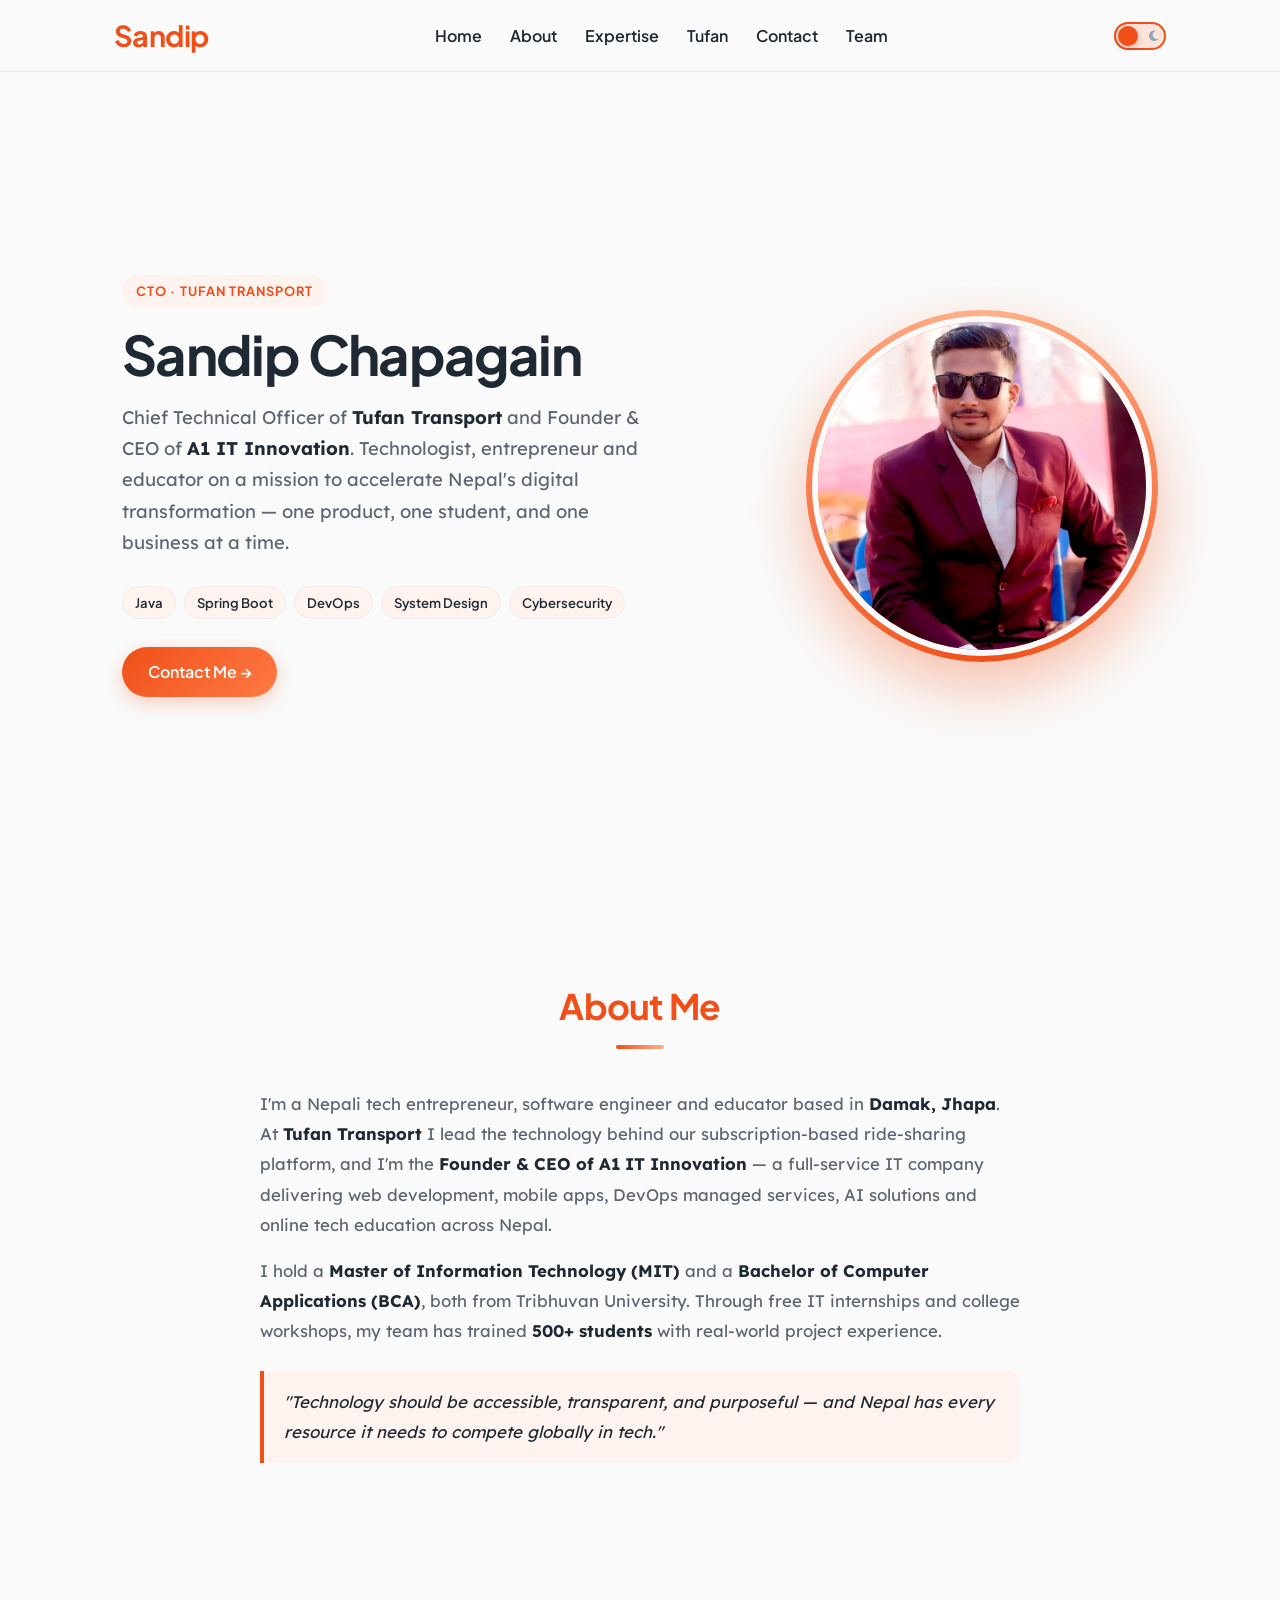
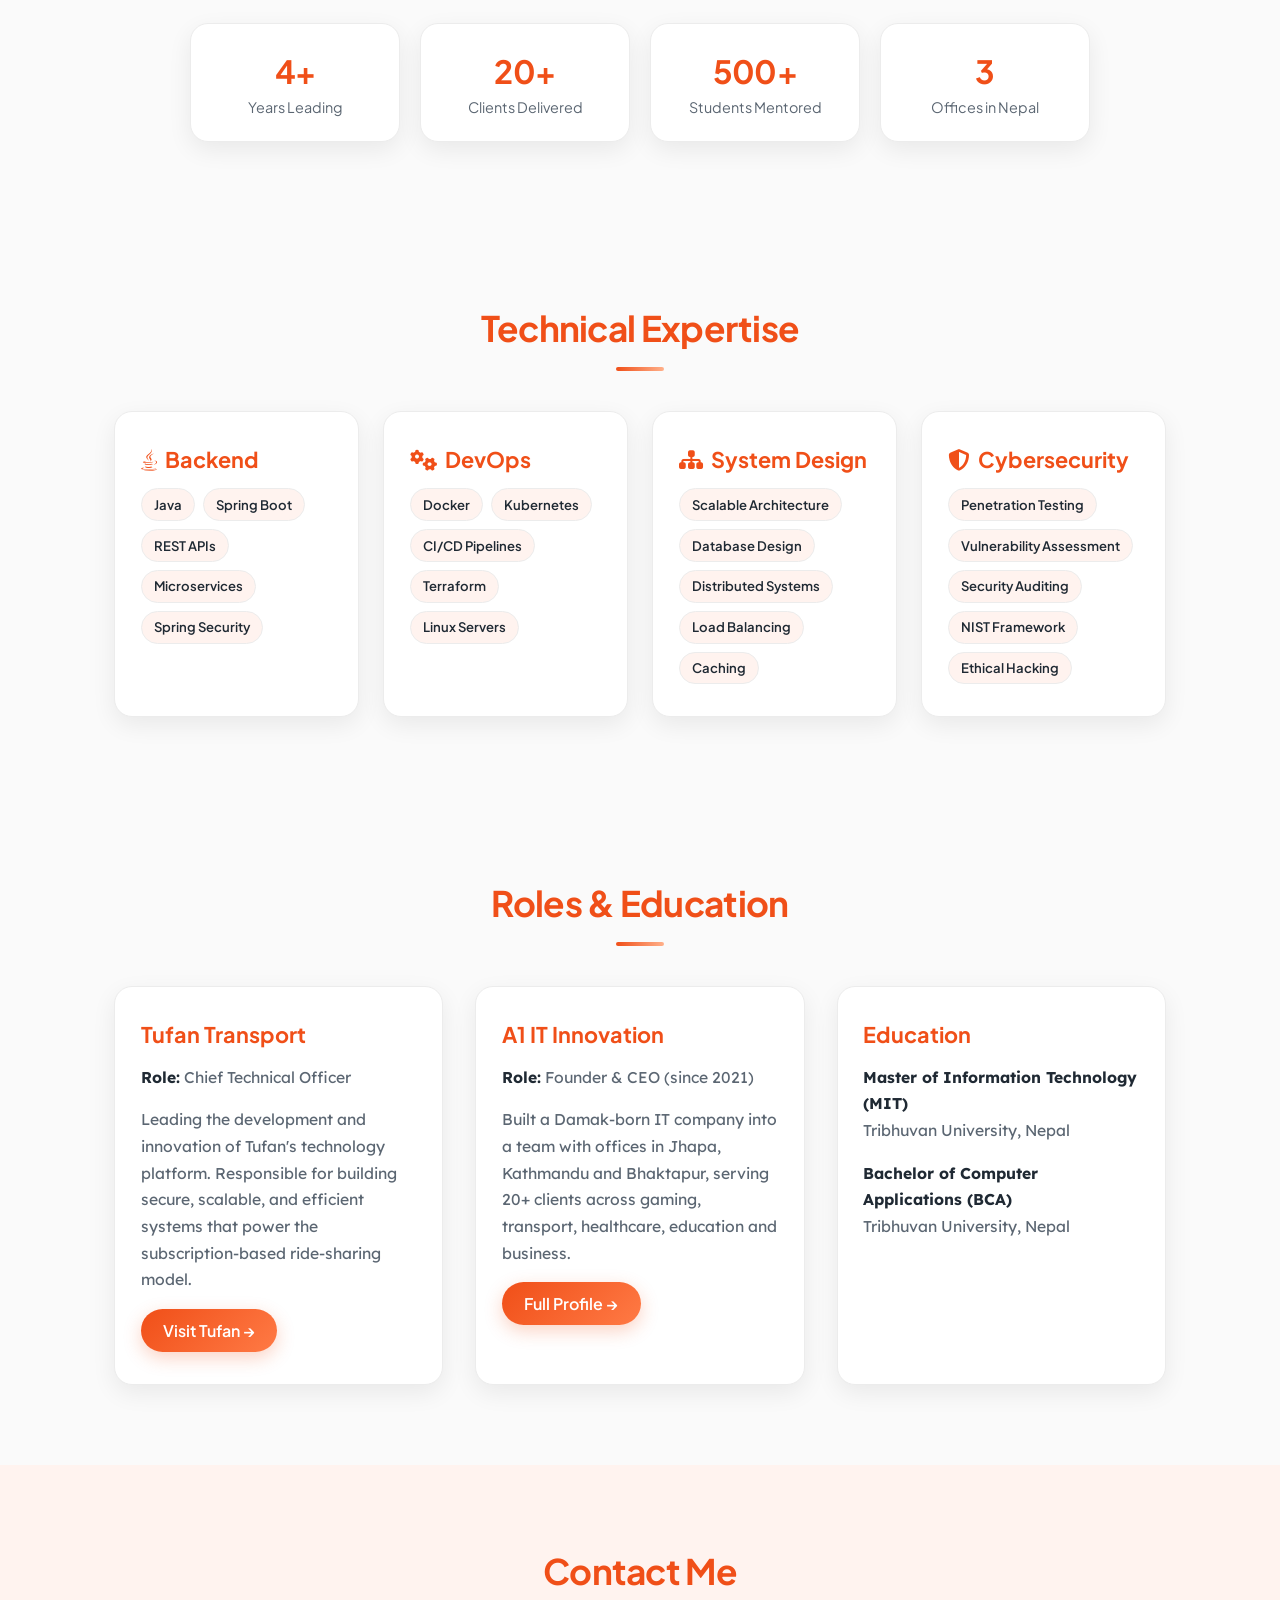
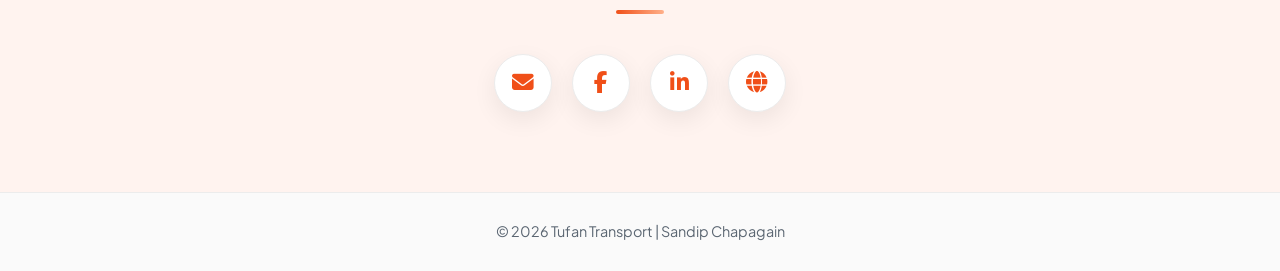
<file: Tikaram-Portfolio/html/sandip.html>
<!DOCTYPE html>
<html lang="en">
<head>
<meta charset="UTF-8">
<script>try{if(localStorage.getItem("theme")==="dark")document.documentElement.classList.add("dark")}catch(e){}</script>
<meta name="viewport" content="width=device-width, initial-scale=1.0">
<title>Sandip Chapagain | CTO</title>
<meta name="description" content="Sandip Chapagain, CTO of Tufan Transport and Founder & CEO of A1 IT Innovation. Expert in Java, Spring Boot, DevOps, System Design and Cybersecurity.">

<link rel="preconnect" href="https://fonts.googleapis.com">
<link rel="preconnect" href="https://fonts.gstatic.com" crossorigin>
<link href="https://fonts.googleapis.com/css2?family=Plus+Jakarta+Sans:wght@400;600;700&family=Lexend:wght@400;500&display=swap" rel="stylesheet">

<link rel="stylesheet" href="https://cdnjs.cloudflare.com/ajax/libs/font-awesome/6.5.0/css/all.min.css">

<link rel="stylesheet" href="../css/style.css">
</head>

<body>

<header>
<nav class="navbar">

<a href="#home" class="logo">Sandip</a>

<button class="menu-toggle" id="menu-toggle" type="button" aria-label="Toggle menu" aria-expanded="false" aria-controls="nav-links">
<span></span>
<span></span>
<span></span>
</button>

<ul class="nav-links" id="nav-links">

<li><a href="#home">Home</a></li>
<li><a href="#about">About</a></li>
<li><a href="#expertise">Expertise</a></li>
<li><a href="#admin">Tufan</a></li>
<li><a href="#contact">Contact</a></li>
<li><a href="index.html#team">Team</a></li>

<!-- MOBILE THEME TOGGLE -->
<li class="mobile-theme">
<div class="theme-toggle" role="button" tabindex="0" aria-label="Toggle dark mode">
<span class="sun"><i class="fas fa-sun"></i></span>
<span class="moon"><i class="fas fa-moon"></i></span>
<div class="toggle-circle"></div>
</div>
</li>

</ul>

<!-- DESKTOP THEME TOGGLE -->
<div class="theme-toggle desktop-toggle" role="button" tabindex="0" aria-label="Toggle dark mode">
<span class="sun"><i class="fas fa-sun"></i></span>
<span class="moon"><i class="fas fa-moon"></i></span>
<div class="toggle-circle"></div>
</div>

</nav>
</header>

<section id="home" class="hero-md">
<div class="hero-content">
<span class="hero-eyebrow">CTO · Tufan Transport</span>
<h1>Sandip Chapagain</h1>

<p class="hero-description">
Chief Technical Officer of <strong>Tufan Transport</strong> and Founder &amp; CEO of <strong>A1 IT Innovation</strong>.
Technologist, entrepreneur and educator on a mission to accelerate Nepal's digital transformation — one product, one student, and one business at a time.
</p>

<ul class="tags">
<li>Java</li>
<li>Spring Boot</li>
<li>DevOps</li>
<li>System Design</li>
<li>Cybersecurity</li>
</ul>

<a href="#contact" class="hero-btn">Contact Me →</a>
</div>

<div class="hero-image">
<img fetchpriority="high" src="../images/sandip.jpeg?v=2" alt="Sandip Chapagain">
</div>
</section>

<section id="about" class="section reveal">

<h2>About Me</h2>

<div class="about-text">
<p>
I'm a Nepali tech entrepreneur, software engineer and educator based in <strong>Damak, Jhapa</strong>.
At <strong>Tufan Transport</strong> I lead the technology behind our subscription-based ride-sharing platform, and I'm the
<strong>Founder &amp; CEO of A1 IT Innovation</strong> — a full-service IT company delivering web development, mobile apps,
DevOps managed services, AI solutions and online tech education across Nepal.
</p>
<p>
I hold a <strong>Master of Information Technology (MIT)</strong> and a <strong>Bachelor of Computer Applications (BCA)</strong>,
both from Tribhuvan University. Through free IT internships and college workshops, my team has trained
<strong>500+ students</strong> with real-world project experience.
</p>
<blockquote>
"Technology should be accessible, transparent, and purposeful — and Nepal has every resource it needs to compete globally in tech."
</blockquote>
</div>

</section>

<section class="section reveal" aria-label="Highlights">
<div class="stats">
<div class="stat"><strong>4+</strong><span>Years Leading</span></div>
<div class="stat"><strong>20+</strong><span>Clients Delivered</span></div>
<div class="stat"><strong>500+</strong><span>Students Mentored</span></div>
<div class="stat"><strong>3</strong><span>Offices in Nepal</span></div>
</div>
</section>

<section id="expertise" class="section reveal">

<h2>Technical Expertise</h2>

<div class="skill-grid">

<div class="skill-card">
<h3><i class="fab fa-java"></i>Backend</h3>
<ul class="tags">
<li>Java</li>
<li>Spring Boot</li>
<li>REST APIs</li>
<li>Microservices</li>
<li>Spring Security</li>
</ul>
</div>

<div class="skill-card">
<h3><i class="fas fa-gears"></i>DevOps</h3>
<ul class="tags">
<li>Docker</li>
<li>Kubernetes</li>
<li>CI/CD Pipelines</li>
<li>Terraform</li>
<li>Linux Servers</li>
</ul>
</div>

<div class="skill-card">
<h3><i class="fas fa-sitemap"></i>System Design</h3>
<ul class="tags">
<li>Scalable Architecture</li>
<li>Database Design</li>
<li>Distributed Systems</li>
<li>Load Balancing</li>
<li>Caching</li>
</ul>
</div>

<div class="skill-card">
<h3><i class="fas fa-shield-halved"></i>Cybersecurity</h3>
<ul class="tags">
<li>Penetration Testing</li>
<li>Vulnerability Assessment</li>
<li>Security Auditing</li>
<li>NIST Framework</li>
<li>Ethical Hacking</li>
</ul>
</div>

</div>
</section>

<section id="admin" class="section reveal">

<h2>Roles &amp; Education</h2>

<div class="admin-grid">

<div class="admin-card">
<h3>Tufan Transport</h3>
<p><strong>Role:</strong> Chief Technical Officer</p>
<p>
Leading the development and innovation of Tufan's technology platform. Responsible for building secure, scalable, and efficient systems that power the subscription-based ride-sharing model.
</p>
<a href="https://mytufan.com/" target="_blank" rel="noopener" class="admin-btn">Visit Tufan →</a>
</div>

<div class="admin-card">
<h3>A1 IT Innovation</h3>
<p><strong>Role:</strong> Founder &amp; CEO (since 2021)</p>
<p>
Built a Damak-born IT company into a team with offices in Jhapa, Kathmandu and Bhaktapur, serving 20+ clients across gaming, transport, healthcare, education and business.
</p>
<a href="https://www.a1itinnovation.com.np/sandip-chapagain" target="_blank" rel="noopener" class="admin-btn">Full Profile →</a>
</div>

<div class="admin-card">
<h3>Education</h3>
<p><strong>Master of Information Technology (MIT)</strong><br>Tribhuvan University, Nepal</p>
<p><strong>Bachelor of Computer Applications (BCA)</strong><br>Tribhuvan University, Nepal</p>
</div>

</div>
</section>

<section id="contact" class="section alt reveal">

<h2>Contact Me</h2>

<div class="contact-right">

<div class="contact-item">
<a href="mailto:sandip@mytufan.com" class="contact-icon" aria-label="Email">
<i class="fas fa-envelope"></i>
</a>
</div>

<div class="contact-item">
<a href="https://www.facebook.com/profile.php?id=61574556690121" target="_blank" rel="noopener" class="contact-icon" aria-label="Facebook">
<i class="fab fa-facebook-f"></i>
</a>
</div>

<div class="contact-item">
<a href="https://www.linkedin.com/in/sandip-chapagain/" target="_blank" rel="noopener" class="contact-icon" aria-label="LinkedIn">
<i class="fab fa-linkedin-in"></i>
</a>
</div>

<div class="contact-item">
<a href="https://www.a1itinnovation.com.np" target="_blank" rel="noopener" class="contact-icon" aria-label="A1 IT Innovation website">
<i class="fas fa-globe"></i>
</a>
</div>

</div>
</section>

<footer>
<p>© 2026 Tufan Transport | Sandip Chapagain</p>
</footer>

<script src="../js/script.js"></script>

</body>
</html>
</file>
<file: Tikaram-Portfolio/css/style.css>
/* =====================================================
   1. VARIABLES
===================================================== */
:root {
    --brand: #F04F18;
    --brand-dark: #d84312;
    --brand-glow: rgba(240, 79, 24, 0.35);
    --bg: #FAFAFA;
    --surface: #FFFFFF;
    --soft: #FDE3D9;
    --alt-bg: #FFF3EF;
    --text: #1f2933;
    --muted: #5b6672;
    --border: #ececec;
    --shadow: 0 8px 25px rgba(0, 0, 0, 0.07);
    --shadow-hover: 0 18px 40px rgba(240, 79, 24, 0.22);
    --nav-height: 72px;
    --radius: 18px;
    --ease: cubic-bezier(.2, .7, .2, 1);
    --speed: 0.35s;
}

/* Theme class lives on <html> so it applies before first paint */
.dark {
    --bg: #141b22;
    --surface: #1f2933;
    --soft: #2e3a4a;
    --alt-bg: #18212a;
    --text: #F2F4F6;
    --muted: #b3bcc6;
    --border: #2c3845;
    --shadow: 0 8px 25px rgba(0, 0, 0, 0.3);
    --shadow-hover: 0 18px 40px rgba(240, 79, 24, 0.25);
    color-scheme: dark;
}

/* =====================================================
   2. RESET & GLOBAL
===================================================== */
*,
*::before,
*::after {
    margin: 0;
    padding: 0;
    box-sizing: border-box;
}

html {
    scroll-behavior: smooth;
    scroll-padding-top: var(--nav-height);
}

body {
    font-family: 'Plus Jakarta Sans', system-ui, sans-serif;
    background: var(--bg);
    color: var(--text);
    padding-top: var(--nav-height);
    line-height: 1.5;
    -webkit-font-smoothing: antialiased;
    transition: background var(--speed) ease, color var(--speed) ease;
}

img {
    max-width: 100%;
    display: block;
}

a:focus-visible,
button:focus-visible,
.theme-toggle:focus-visible,
.menu-toggle:focus-visible {
    outline: 3px solid var(--brand);
    outline-offset: 3px;
    border-radius: 6px;
}

/* =====================================================
   3. NAVBAR
===================================================== */
header {
    position: fixed;
    inset: 0 0 auto 0;
    height: var(--nav-height);
    background: color-mix(in srgb, var(--bg) 85%, transparent);
    backdrop-filter: saturate(160%) blur(12px);
    -webkit-backdrop-filter: saturate(160%) blur(12px);
    border-bottom: 1px solid var(--border);
    z-index: 1000;
    transition: background var(--speed) ease, box-shadow var(--speed) ease, border-color var(--speed) ease;
}

header.scrolled {
    box-shadow: 0 6px 24px rgba(0, 0, 0, 0.08);
}

.navbar {
    height: 100%;
    max-width: 1100px;
    margin: auto;
    padding: 0 1.5rem;
    display: flex;
    align-items: center;
    justify-content: space-between;
}

.navbar .logo {
    color: var(--brand);
    font-weight: 700;
    font-size: 1.8rem;
    text-decoration: none;
    letter-spacing: -0.02em;
}

.nav-links {
    list-style: none;
    display: flex;
    align-items: center;
    gap: 1.75rem;
}

.nav-links a {
    text-decoration: none;
    color: var(--text);
    font-weight: 600;
    position: relative;
    transition: color var(--speed) ease;
}

.nav-links a::after {
    content: "";
    position: absolute;
    left: 0;
    bottom: -6px;
    width: 100%;
    height: 2px;
    background: var(--brand);
    transform: scaleX(0);
    transform-origin: left;
    transition: transform 0.3s var(--ease);
}

.nav-links a:hover {
    color: var(--brand);
}

.nav-links a:hover::after {
    transform: scaleX(1);
}

.menu-toggle {
    display: none;
    flex-direction: column;
    cursor: pointer;
    background: none;
    border: 0;
    padding: 4px;
}

.menu-toggle span {
    width: 26px;
    height: 3px;
    border-radius: 3px;
    background: var(--brand);
    margin: 3px 0;
    transition: transform 0.3s ease, opacity 0.3s ease;
}

.menu-toggle.open span:nth-child(1) { transform: translateY(9px) rotate(45deg); }
.menu-toggle.open span:nth-child(2) { opacity: 0; }
.menu-toggle.open span:nth-child(3) { transform: translateY(-9px) rotate(-45deg); }

/* =====================================================
   4. THEME TOGGLE
===================================================== */
.theme-toggle {
    display: flex;
    align-items: center;
    justify-content: center;
    width: 52px;
    height: 28px;
    background: var(--soft);
    border-radius: 14px;
    position: relative;
    cursor: pointer;
    border: 2px solid var(--brand);
    transition: background var(--speed) ease;
}

.theme-toggle span {
    position: absolute;
    top: 50%;
    transform: translateY(-50%);
    font-size: 12px;
}

.theme-toggle .sun { left: 6px; color: #f59e0b; }
.theme-toggle .moon { right: 6px; color: #94a3b8; }

.theme-toggle .toggle-circle {
    position: absolute;
    top: 2px;
    left: 2px;
    width: 20px;
    height: 20px;
    background: var(--brand);
    border-radius: 50%;
    box-shadow: 0 2px 6px rgba(0, 0, 0, 0.25);
    transition: transform 0.3s var(--ease);
}

.dark .theme-toggle .toggle-circle {
    transform: translateX(24px);
}

.mobile-theme { display: none; }
.desktop-toggle { display: flex; }

/* =====================================================
   5. HERO
===================================================== */
.hero-md {
    max-width: 1100px;
    margin: 0 auto;
    min-height: calc(100vh - var(--nav-height));
    display: flex;
    justify-content: space-between;
    align-items: center;
    gap: 3rem;
    padding: 3rem 2rem;
}

.hero-content {
    flex: 1;
    animation: fadeUp 0.8s var(--ease) both;
}

.hero-content h1 {
    font-size: clamp(2.2rem, 5vw, 3.4rem);
    line-height: 1.15;
    margin-bottom: 1rem;
    letter-spacing: -0.03em;
}

.hero-eyebrow {
    display: inline-block;
    font-size: 0.8rem;
    font-weight: 700;
    letter-spacing: 0.08em;
    text-transform: uppercase;
    color: var(--brand);
    background: var(--alt-bg);
    padding: 0.4rem 0.9rem;
    border-radius: 999px;
    margin-bottom: 1rem;
}

.hero-description {
    font-family: 'Lexend', sans-serif;
    font-size: clamp(1rem, 2.2vw, 1.15rem);
    margin-bottom: 1.75rem;
    max-width: 540px;
    line-height: 1.7;
    color: var(--muted);
}

.hero-description strong {
    color: var(--text);
}

.hero-btn,
.admin-btn {
    display: inline-block;
    padding: 0.8rem 1.6rem;
    background: linear-gradient(135deg, var(--brand), #ff7a45);
    color: #fff;
    font-weight: 600;
    border-radius: 999px;
    text-decoration: none;
    box-shadow: 0 6px 18px rgba(240, 79, 24, 0.25);
    transition: transform 0.3s var(--ease), box-shadow 0.3s ease;
}

.hero-btn:hover,
.admin-btn:hover {
    transform: translateY(-3px);
    box-shadow: 0 10px 28px var(--brand-glow);
}

.admin-btn {
    padding: 0.6rem 1.4rem;
}

/* Circular portrait with gradient ring */
.hero-image {
    position: relative;
    flex-shrink: 0;
    padding: 6px;
    border-radius: 50%;
    background: conic-gradient(from 180deg, var(--brand), #ffb08a, var(--brand));
    box-shadow: 0 25px 60px var(--brand-glow);
    animation: fadeIn 1s var(--ease) both;
}

.hero-image img {
    width: clamp(220px, 30vw, 340px);
    aspect-ratio: 1;
    border-radius: 50%;
    object-fit: cover;
    object-position: center top;
    border: 6px solid var(--bg);
    transition: transform 0.5s var(--ease);
}

.hero-image:hover img {
    transform: scale(1.03);
}

/* =====================================================
   6. SECTIONS
===================================================== */
.section {
    max-width: 1100px;
    margin: auto;
    padding: 5rem 1.5rem;
    text-align: center;
}

.section h2 {
    color: var(--brand);
    margin-bottom: 2.5rem;
    font-size: clamp(1.7rem, 3.5vw, 2.2rem);
    letter-spacing: -0.02em;
    position: relative;
    display: inline-block;
}

.section h2::after {
    content: "";
    display: block;
    width: 48px;
    height: 4px;
    margin: 0.75rem auto 0;
    border-radius: 4px;
    background: linear-gradient(90deg, var(--brand), #ffb08a);
}

.alt {
    max-width: none;
    background: var(--alt-bg);
}

/* Scroll reveal */
.reveal {
    opacity: 0;
    transform: translateY(30px);
    transition: opacity 0.8s var(--ease), transform 0.8s var(--ease);
}

.reveal.active {
    opacity: 1;
    transform: none;
}

/* =====================================================
   7. CARDS (mission / admin / skills)
===================================================== */
.mission-grid {
    display: grid;
    grid-template-columns: repeat(3, 1fr);
    gap: 2rem;
}

.admin-grid {
    display: grid;
    grid-template-columns: repeat(auto-fit, minmax(300px, 1fr));
    gap: 2rem;
}

.mission-card,
.admin-card,
.skill-card {
    background: var(--surface);
    border: 1px solid var(--border);
    border-radius: var(--radius);
    padding: 2rem 1.6rem;
    box-shadow: var(--shadow);
    transition: transform 0.4s var(--ease), box-shadow 0.4s ease, border-color 0.4s ease;
}

.mission-card:hover,
.admin-card:hover,
.skill-card:hover {
    transform: translateY(-8px);
    box-shadow: var(--shadow-hover);
    border-color: rgba(240, 79, 24, 0.35);
}

.mission-card h3,
.admin-card h3,
.skill-card h3 {
    color: var(--brand);
    font-size: 1.35rem;
    margin-bottom: 0.75rem;
}

.mission-card p,
.admin-card p,
.skill-card p {
    font-family: 'Lexend', sans-serif;
    font-size: 0.98rem;
    line-height: 1.7;
    color: var(--muted);
}

.admin-card {
    text-align: left;
}

.admin-card p {
    margin-bottom: 1rem;
}

.admin-card p strong {
    color: var(--text);
}

/* =====================================================
   8. TEAM
===================================================== */
#team h3 {
    font-size: 1.15rem;
    font-weight: 700;
    letter-spacing: 0.06em;
    text-transform: uppercase;
    color: var(--muted);
    margin: 1rem 0 2rem;
}

#team h3 ~ h3 {
    margin-top: 4rem;
}

.team-grid {
    display: grid;
    grid-template-columns: repeat(auto-fit, minmax(210px, 1fr));
    gap: 2rem;
}

.dev-team {
    grid-template-columns: repeat(auto-fit, minmax(210px, 260px));
    justify-content: center;
}

.team-card {
    background: var(--surface);
    border: 1px solid var(--border);
    border-radius: var(--radius);
    box-shadow: var(--shadow);
    transition: transform 0.4s var(--ease), box-shadow 0.4s ease, border-color 0.4s ease;
}

.team-card a {
    display: flex;
    flex-direction: column;
    align-items: center;
    padding: 2rem 1.25rem 1.75rem;
    text-decoration: none;
    color: inherit;
}

.team-card:hover {
    transform: translateY(-8px);
    box-shadow: var(--shadow-hover);
    border-color: rgba(240, 79, 24, 0.35);
}

/* Circular avatar with gradient ring */
.team-card img {
    width: 150px;
    height: 150px;
    border-radius: 50%;
    object-fit: cover;
    object-position: center top;
    border: 4px solid var(--surface);
    box-shadow:
        0 0 0 3px var(--brand),
        0 12px 30px rgba(240, 79, 24, 0.25);
    transition: transform 0.4s var(--ease), box-shadow 0.4s ease;
}

.team-card:hover img {
    transform: scale(1.06);
    box-shadow:
        0 0 0 3px var(--brand),
        0 0 0 9px rgba(240, 79, 24, 0.15),
        0 16px 36px rgba(240, 79, 24, 0.35);
}

.team-info {
    margin-top: 1.25rem;
}

.team-info h4 {
    font-size: 1.08rem;
    color: var(--text);
}

.team-info p {
    display: inline-block;
    margin-top: 0.5rem;
    font-size: 0.78rem;
    font-weight: 700;
    letter-spacing: 0.08em;
    text-transform: uppercase;
    color: var(--brand);
    background: var(--alt-bg);
    padding: 0.3rem 0.8rem;
    border-radius: 999px;
}

/* =====================================================
   9. PROFILE EXTRAS (skills, tags, stats, education)
===================================================== */
.about-text {
    max-width: 760px;
    margin: 0 auto;
    font-family: 'Lexend', sans-serif;
    font-size: 1.05rem;
    line-height: 1.8;
    color: var(--muted);
    text-align: left;
}

.about-text p + p {
    margin-top: 1rem;
}

.about-text strong {
    color: var(--text);
}

.about-text blockquote {
    margin-top: 1.5rem;
    padding: 1rem 1.25rem;
    border-left: 4px solid var(--brand);
    background: var(--alt-bg);
    border-radius: 0 12px 12px 0;
    font-style: italic;
    color: var(--text);
}

.stats {
    display: grid;
    grid-template-columns: repeat(4, 1fr);
    gap: 1.25rem;
    max-width: 900px;
    margin: 0 auto;
}

.stat {
    background: var(--surface);
    border: 1px solid var(--border);
    border-radius: var(--radius);
    padding: 1.4rem 1rem;
    box-shadow: var(--shadow);
}

.stat strong {
    display: block;
    font-size: 2rem;
    color: var(--brand);
    letter-spacing: -0.02em;
}

.stat span {
    font-size: 0.9rem;
    color: var(--muted);
}

.skill-grid {
    display: grid;
    grid-template-columns: repeat(auto-fit, minmax(240px, 1fr));
    gap: 1.5rem;
}

.skill-card {
    text-align: left;
}

.skill-card h3 i {
    margin-right: 0.5rem;
}

.tags {
    display: flex;
    flex-wrap: wrap;
    gap: 0.5rem;
    list-style: none;
}

.tags li {
    font-size: 0.82rem;
    font-weight: 600;
    color: var(--text);
    background: var(--alt-bg);
    border: 1px solid var(--border);
    padding: 0.35rem 0.75rem;
    border-radius: 999px;
}

.hero-content .tags {
    margin-bottom: 1.75rem;
}

/* =====================================================
   10. CONTACT
===================================================== */
.contact-right {
    display: flex;
    align-items: center;
    gap: 1.25rem;
    justify-content: center;
    flex-wrap: wrap;
}

.contact-icon {
    width: 58px;
    height: 58px;
    border-radius: 50%;
    background: var(--surface);
    border: 1px solid var(--border);
    box-shadow: var(--shadow);
    display: flex;
    align-items: center;
    justify-content: center;
    color: var(--brand);
    font-size: 1.35rem;
    text-decoration: none;
    transition: transform 0.3s var(--ease), background 0.3s ease, color 0.3s ease, box-shadow 0.3s ease;
}

.contact-icon:hover {
    background: var(--brand);
    color: #fff;
    transform: translateY(-5px);
    box-shadow: 0 12px 28px var(--brand-glow);
}

/* =====================================================
   11. FOOTER
===================================================== */
footer {
    text-align: center;
    padding: 1.75rem 1.5rem;
    background: var(--bg);
    border-top: 1px solid var(--border);
    font-size: 0.9rem;
    color: var(--muted);
}

/* =====================================================
   12. ANIMATIONS
===================================================== */
@keyframes fadeUp {
    from { opacity: 0; transform: translateY(24px); }
    to { opacity: 1; transform: none; }
}

@keyframes fadeIn {
    from { opacity: 0; transform: scale(0.94); }
    to { opacity: 1; transform: none; }
}

@media (prefers-reduced-motion: reduce) {
    *,
    *::before,
    *::after {
        animation: none !important;
        transition: none !important;
        scroll-behavior: auto !important;
    }

    .reveal {
        opacity: 1;
        transform: none;
    }
}

/* =====================================================
   13. RESPONSIVE
===================================================== */
@media (max-width: 900px) {
    .hero-md {
        flex-direction: column-reverse;
        justify-content: center;
        text-align: center;
        gap: 2rem;
        padding: 2.5rem 1.5rem;
    }

    .hero-description {
        margin-left: auto;
        margin-right: auto;
    }

    .hero-content .tags {
        justify-content: center;
    }

    .mission-grid {
        grid-template-columns: 1fr;
    }

    .stats {
        grid-template-columns: repeat(2, 1fr);
    }
}

@media (max-width: 768px) {
    .menu-toggle {
        display: flex;
    }

    .nav-links {
        position: absolute;
        top: var(--nav-height);
        left: 0;
        width: 100%;
        flex-direction: column;
        gap: 0;
        background: var(--bg);
        border-bottom: 1px solid var(--border);
        box-shadow: 0 12px 24px rgba(0, 0, 0, 0.08);
        display: none;
        text-align: center;
    }

    .nav-links.show {
        display: flex;
        animation: fadeUp 0.3s var(--ease) both;
    }

    .nav-links li {
        padding: 1rem 0;
    }

    .desktop-toggle {
        display: none;
    }

    .mobile-theme {
        display: flex;
        justify-content: center;
    }

    .section {
        padding: 3.5rem 1.25rem;
    }

    .team-grid {
        grid-template-columns: repeat(2, 1fr);
        gap: 1.25rem;
    }

    .dev-team {
        grid-template-columns: minmax(0, 260px);
    }

    .team-card a {
        padding: 1.5rem 0.75rem;
    }

    .team-card img {
        width: 120px;
        height: 120px;
    }
}

@media (max-width: 480px) {
    .hero-image img {
        width: 200px;
    }

    .team-card img {
        width: 100px;
        height: 100px;
    }

    .team-info h4 {
        font-size: 0.95rem;
    }

    .admin-grid {
        grid-template-columns: 1fr;
    }
}
</file>
